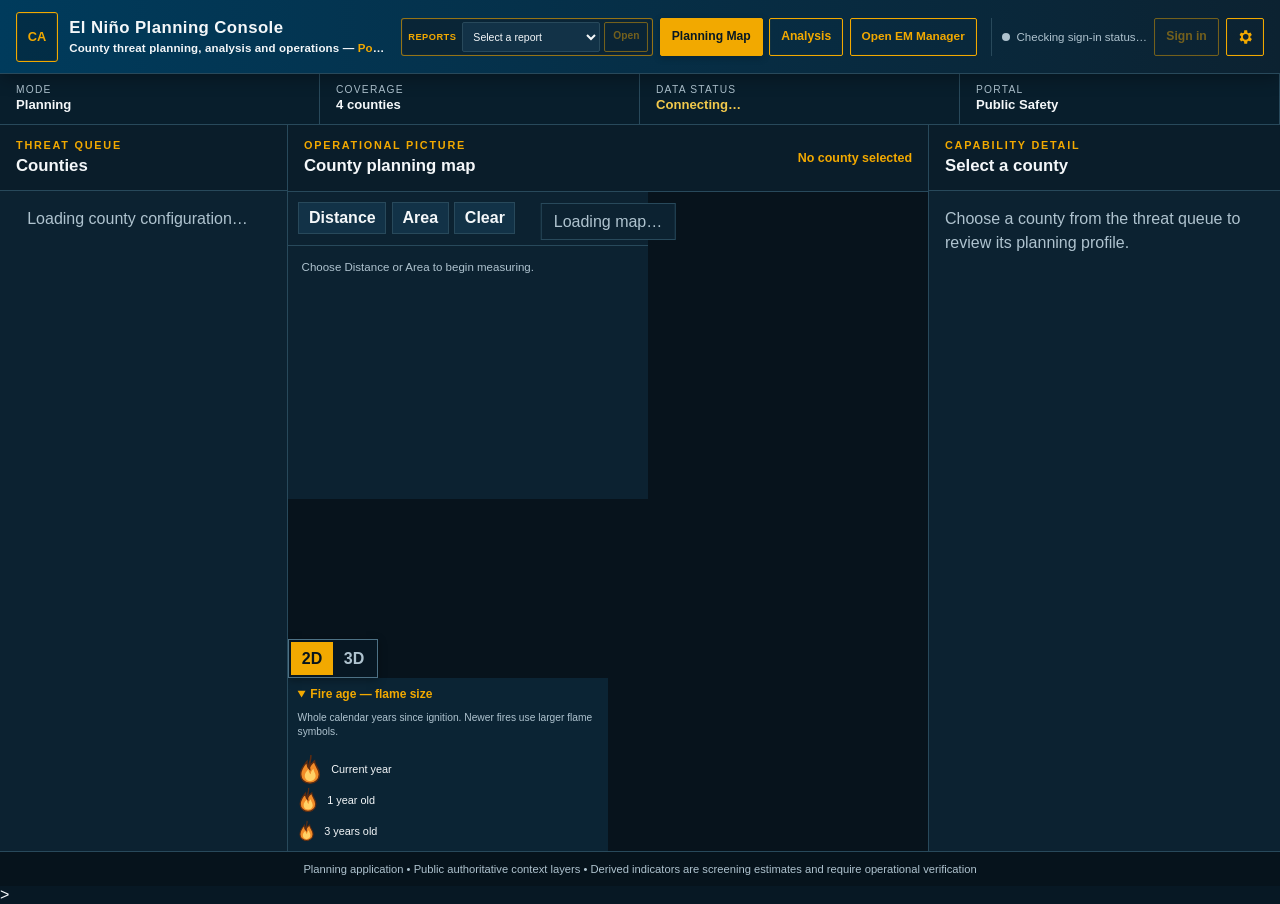
<file: index.html>
<!doctype html>
<html lang="en" class="calcite-mode-dark">
<head>
  <meta charset="utf-8">
  <meta name="viewport" content="width=device-width, initial-scale=1">
  <meta name="description" content="California El Niño planning application for county threat and capability review.">
  <meta name="color-scheme" content="dark">
  <meta http-equiv="Cache-Control" content="no-cache, no-store, must-revalidate">
  <meta http-equiv="Pragma" content="no-cache">
  <meta http-equiv="Expires" content="0">
  <title>California El Niño Planning</title>
  <link rel="stylesheet" href="https://js.arcgis.com/5.1/esri/themes/dark/main.css">
  <link rel="stylesheet" href="./styles.css?v=unified-header2">
  <script type="module" src="https://js.arcgis.com/5.1/"></script>
  <script type="module" src="./header.js?v=workflow-audit2"></script>
  <script type="module" src="./app.js?v=video-header1"></script>
</head>
<body>
  <a class="skip-link" href="#map-region">Skip to map</a>

  <header class="app-header">
    <a class="brand" href="./index.html" aria-label="El Niño Planning Console home">
      <span class="brand-mark" aria-hidden="true">CA</span>
      <span class="brand-copy"><strong data-app-title>El Niño Planning Console</strong><span data-app-subtitle>County threat planning, analysis and operations — <strong class="brand-powered">Powered by ArcGIS Workflow Manager</strong></span></span>
    </a>
    <nav class="app-nav header-actions" aria-label="Primary navigation">
      <div class="header-report-group" aria-label="Reports">
        <label for="report-menu">Reports</label>
        <select id="report-menu"><option value="" selected>Select a report</option><option value="./index.html#polygon-report">Polygon summary</option><option value="./index.html#triage">Emergency triage</option><option value="./index.html#workflow-audit">Workflow audit report</option></select>
        <button id="open-report" class="header-action header-action-small" type="button" disabled>Open</button>
      </div>
      <a class="app-nav-link active" href="./index.html" aria-current="page">Planning Map</a>
      <a class="app-nav-link" href="./analysis.html">Analysis</a>
      <a class="app-nav-link em-manager-link" href="https://experience.arcgis.com/experience/955a77f3c6fd4c6c95aec8d909f25cd1" target="_blank" rel="noopener noreferrer">Open EM Manager</a>
    </nav>
    <div class="session-area identity" aria-live="polite">
      <div class="user-chip"><span id="session-dot" class="user-dot"></span><span id="auth-status">Checking sign-in status…</span></div>
      <button id="auth-button" class="header-action" type="button" disabled>Sign in</button>
      <a class="header-action header-icon" href="./settings.html" title="Settings and Help" aria-label="Settings and Help"><svg viewBox="0 0 24 24" aria-hidden="true"><path d="M19.14 12.94c.04-.31.06-.63.06-.94s-.02-.63-.07-.94l2.03-1.58-1.92-3.32-2.39.96a7.1 7.1 0 0 0-1.62-.94L14.87 3h-3.84l-.36 3.18c-.58.24-1.12.55-1.62.94l-2.39-.96-1.92 3.32 2.03 1.58c-.05.31-.07.64-.07.94s.02.63.07.94l-2.03 1.58 1.92 3.32 2.39-.96c.5.39 1.04.7 1.62.94l.36 3.18h3.84l.36-3.18c.58-.24 1.12-.55 1.62-.94l2.39.96 1.92-3.32-2.02-1.58ZM12.95 15.5A3.5 3.5 0 1 1 12.95 8a3.5 3.5 0 0 1 0 7.5Z"></path></svg></a>
    </div>
  </header>

  <section class="command-strip" aria-label="Planning status">
    <div><span class="command-label">Mode</span><strong>Planning</strong></div>
    <div><span class="command-label">Coverage</span><strong>4 counties</strong></div>
    <div><span class="command-label">Data status</span><strong id="data-status" class="status-loading">Connecting…</strong></div>
    <div><span class="command-label">Portal</span><strong>Public Safety</strong></div>
  </section>

  <main class="workspace">
    <aside class="panel threat-panel" aria-labelledby="county-heading">
      <div class="panel-heading">
        <p class="eyebrow">Threat queue</p>
        <h2 id="county-heading">Counties</h2>
      </div>
      <div id="county-state" class="state" role="status" aria-live="polite">
        <calcite-loader label="Loading county planning configuration"></calcite-loader>
        <span>Loading county configuration…</span>
      </div>
      <div id="county-list" class="county-list" role="list" hidden></div>
    </aside>

    <section id="map-region" class="map-region" aria-labelledby="map-heading" tabindex="-1">
      <div class="map-titlebar">
        <div>
          <p class="eyebrow">Operational picture</p>
          <h2 id="map-heading">County planning map</h2>
        </div>
        <span id="map-selection" class="selection-label">No county selected</span>
      </div>
      <div id="map-state" class="map-state" role="status" aria-live="polite">Loading map…</div>
      <div class="view-stage">
        <arcgis-map id="planning-map" class="planning-view" item-id="bc6d9edf97a0425eb53a1f7776c80133" popup-component-enabled aria-label="California county planning map in 2D">
          <arcgis-zoom slot="top-left"></arcgis-zoom>
          <arcgis-home slot="top-left"></arcgis-home>
          <arcgis-fullscreen slot="top-left"></arcgis-fullscreen>
          <arcgis-search slot="top-right"></arcgis-search>
          <arcgis-expand class="bookmarks-expand" group="map-tools" slot="top-right" expand-icon="bookmark" expand-tooltip="Bookmarks">
            <arcgis-bookmarks class="user-bookmarks map-tool-panel" show-add-bookmark-button show-edit-bookmark-button></arcgis-bookmarks>
          </arcgis-expand>
          <arcgis-expand class="measurement-expand" group="map-tools" slot="top-right" expand-icon="measure" expand-tooltip="Measure distance and area">
            <div class="measurement-panel map-tool-panel">
              <div class="measurement-actions" role="group" aria-label="Measurement tools">
                <button type="button" data-measure-tool="distance" aria-pressed="false">Distance</button>
                <button type="button" data-measure-tool="area" aria-pressed="false">Area</button>
                <button type="button" data-measure-tool="clear">Clear</button>
              </div>
              <p class="measurement-helper">Choose Distance or Area to begin measuring.</p>
              <arcgis-measurement class="map-measurement"></arcgis-measurement>
            </div>
          </arcgis-expand>
          <arcgis-expand class="time-expand" group="map-tools" slot="top-right" expand-icon="clock" expand-tooltip="Time tool">
            <arcgis-time-slider class="map-time-slider map-tool-panel" mode="time-window"></arcgis-time-slider>
          </arcgis-expand>
          <arcgis-expand class="basemap-expand" group="map-tools" slot="top-right" expand-icon="basemap" expand-tooltip="Basemaps">
            <arcgis-basemap-gallery></arcgis-basemap-gallery>
          </arcgis-expand>
          <arcgis-scale-bar slot="bottom-left" unit="dual"></arcgis-scale-bar>
          <div class="view-mode-toggle" slot="bottom-left" role="group" aria-label="Map view mode">
            <button type="button" class="view-mode-button view-2d selected" aria-pressed="true">2D</button>
            <button type="button" class="view-mode-button view-3d" aria-pressed="false">3D</button>
          </div>
          <arcgis-expand class="layers-expand" group="map-tools" slot="top-right" expand-icon="layers" expand-tooltip="Map layers">
            <arcgis-layer-list class="map-layer-list"></arcgis-layer-list>
          </arcgis-expand>
          <arcgis-expand class="legend-expand" group="map-tools" slot="bottom-right" expand-icon="legend" expand-tooltip="Map legend">
            <div class="legend-stack">
              <details class="flame-size-legend" open>
                <summary>Fire age — flame size</summary>
                <p>Whole calendar years since ignition. Newer fires use larger flame symbols.</p>
                <ul>
                  <li><svg class="flame flame-xl" viewBox="0 0 64 80" aria-hidden="true"><path d="M34 3c3 15-8 20-4 33 2-8 8-12 14-17 1 13 13 20 13 35 0 14-11 24-25 24S7 68 7 54c0-12 7-22 17-34 0 10 2 16 7 20-2-14 4-23 3-37z"/><path class="flame-core" d="M32 72c-8 0-14-6-14-14 0-7 5-12 10-18 0 8 3 11 6 14 0-7 3-11 7-15 1 8 6 12 6 19 0 8-7 14-15 14z"/></svg><span>Current year</span></li>
                  <li><svg class="flame flame-lg" viewBox="0 0 64 80" aria-hidden="true"><path d="M34 3c3 15-8 20-4 33 2-8 8-12 14-17 1 13 13 20 13 35 0 14-11 24-25 24S7 68 7 54c0-12 7-22 17-34 0 10 2 16 7 20-2-14 4-23 3-37z"/><path class="flame-core" d="M32 72c-8 0-14-6-14-14 0-7 5-12 10-18 0 8 3 11 6 14 0-7 3-11 7-15 1 8 6 12 6 19 0 8-7 14-15 14z"/></svg><span>1 year old</span></li>
                  <li><svg class="flame flame-md" viewBox="0 0 64 80" aria-hidden="true"><path d="M34 3c3 15-8 20-4 33 2-8 8-12 14-17 1 13 13 20 13 35 0 14-11 24-25 24S7 68 7 54c0-12 7-22 17-34 0 10 2 16 7 20-2-14 4-23 3-37z"/><path class="flame-core" d="M32 72c-8 0-14-6-14-14 0-7 5-12 10-18 0 8 3 11 6 14 0-7 3-11 7-15 1 8 6 12 6 19 0 8-7 14-15 14z"/></svg><span>3 years old</span></li>
                  <li><svg class="flame flame-sm" viewBox="0 0 64 80" aria-hidden="true"><path d="M34 3c3 15-8 20-4 33 2-8 8-12 14-17 1 13 13 20 13 35 0 14-11 24-25 24S7 68 7 54c0-12 7-22 17-34 0 10 2 16 7 20-2-14 4-23 3-37z"/><path class="flame-core" d="M32 72c-8 0-14-6-14-14 0-7 5-12 10-18 0 8 3 11 6 14 0-7 3-11 7-15 1 8 6 12 6 19 0 8-7 14-15 14z"/></svg><span>5+ years old</span></li>
                </ul>
                <div class="flame-key"><span>Orange: all fires</span><span>Red: intersects weather</span></div>
              </details>
              <arcgis-legend class="map-legend"></arcgis-legend>
            </div>
          </arcgis-expand>
          <arcgis-popup class="map-popup" slot="popup" dock-enabled></arcgis-popup>
        </arcgis-map>
        <arcgis-scene id="planning-scene" class="planning-view inactive" item-id="1f7d06bbc0254ac3be1bfab108ed597e" popup-component-enabled aria-label="California county planning scene in 3D" aria-hidden="true">
          <arcgis-zoom slot="top-left"></arcgis-zoom>
          <arcgis-home slot="top-left"></arcgis-home>
          <arcgis-fullscreen slot="top-left"></arcgis-fullscreen>
          <arcgis-search slot="top-right"></arcgis-search>
          <arcgis-expand class="bookmarks-expand" group="map-tools" slot="top-right" expand-icon="bookmark" expand-tooltip="Bookmarks">
            <arcgis-bookmarks class="user-bookmarks map-tool-panel" show-add-bookmark-button show-edit-bookmark-button></arcgis-bookmarks>
          </arcgis-expand>
          <arcgis-expand class="measurement-expand" group="map-tools" slot="top-right" expand-icon="measure" expand-tooltip="Measure distance and area">
            <div class="measurement-panel map-tool-panel">
              <div class="measurement-actions" role="group" aria-label="Measurement tools">
                <button type="button" data-measure-tool="distance" aria-pressed="false">Distance</button>
                <button type="button" data-measure-tool="area" aria-pressed="false">Area</button>
                <button type="button" data-measure-tool="clear">Clear</button>
              </div>
              <p class="measurement-helper">Choose Distance or Area to begin measuring.</p>
              <arcgis-measurement class="map-measurement"></arcgis-measurement>
            </div>
          </arcgis-expand>
          <arcgis-expand class="time-expand" group="map-tools" slot="top-right" expand-icon="clock" expand-tooltip="Time tool">
            <arcgis-time-slider class="map-time-slider map-tool-panel" mode="time-window"></arcgis-time-slider>
          </arcgis-expand>
          <arcgis-expand class="basemap-expand" group="map-tools" slot="top-right" expand-icon="basemap" expand-tooltip="Basemaps">
            <arcgis-basemap-gallery></arcgis-basemap-gallery>
          </arcgis-expand>
          <arcgis-scale-bar slot="bottom-left" unit="dual"></arcgis-scale-bar>
          <div class="view-mode-toggle" slot="bottom-left" role="group" aria-label="Map view mode">
            <button type="button" class="view-mode-button view-2d selected" aria-pressed="true">2D</button>
            <button type="button" class="view-mode-button view-3d" aria-pressed="false">3D</button>
          </div>
          <arcgis-expand class="layers-expand" group="map-tools" slot="top-right" expand-icon="layers" expand-tooltip="Scene layers">
            <arcgis-layer-list class="map-layer-list"></arcgis-layer-list>
          </arcgis-expand>
          <arcgis-expand class="legend-expand" group="map-tools" slot="bottom-right" expand-icon="legend" expand-tooltip="Scene legend">
            <arcgis-legend class="map-legend"></arcgis-legend>
          </arcgis-expand>
          <arcgis-popup class="map-popup" slot="popup" dock-enabled></arcgis-popup>
        </arcgis-scene>
      </div>
    </section>

    <aside class="panel detail-panel" aria-labelledby="detail-heading">
      <div class="panel-heading">
        <p class="eyebrow">Capability detail</p>
        <h2 id="detail-heading">Select a county</h2>
      </div>
      <div id="detail-state" class="state" role="status" aria-live="polite">
        Choose a county from the threat queue to review its planning profile.
      </div>
      <div id="detail-content" hidden>
        <nav class="detail-tabs" role="tablist" aria-label="Capability detail sections">
          <button id="overviewTab" class="detail-tab active" type="button" role="tab" aria-selected="true" aria-controls="overviewPanel">Overview</button>
          <button id="readinessTab" class="detail-tab" type="button" role="tab" aria-selected="false" aria-controls="readinessPanel">Readiness</button>
          <button id="contextTab" class="detail-tab" type="button" role="tab" aria-selected="false" aria-controls="contextPanel">Community</button>
          <button id="sourcesTab" class="detail-tab" type="button" role="tab" aria-selected="false" aria-controls="sourcesPanel">Sources</button>
        </nav>
        <section id="overviewPanel" class="detail-tab-panel" role="tabpanel" aria-labelledby="overviewTab">
        <section aria-labelledby="threats-heading">
          <h3 id="threats-heading">Priority threats</h3>
          <ul id="threat-list" class="threat-list"></ul>
        </section>
        <section aria-labelledby="kpi-heading">
          <h3 id="kpi-heading">Planning indicators</h3>
          <div id="kpi-grid" class="kpi-grid"></div>
        </section>
        </section>
        <section id="readinessPanel" class="detail-tab-panel readiness-panel" role="tabpanel" aria-labelledby="readinessTab" hidden>
          <h3 id="readiness-heading">Post-fire rainfall readiness</h3>
          <p class="helper">Screens authoritative USGS assessment perimeters against the selected NOAA precipitation outlook. This is monitoring-priority context, not a debris-flow prediction.</p>
          <label for="readiness-outlook">Forecast horizon</label>
          <select id="readiness-outlook">
            <option value="ero1">Day 1 WPC ERO</option>
            <option value="ero2">Day 2 WPC ERO</option>
            <option value="ero3">Day 3 WPC ERO</option>
            <option value="haz3_7">Days 3–7 hazards</option>
            <option value="haz8_14">Days 8–14 hazards</option>
          </select>
          <div class="readiness-metrics" aria-live="polite">
            <div><strong id="readiness-assessments">—</strong><span>county assessments</span></div>
            <div><strong id="readiness-polygons">—</strong><span>weather polygons</span></div>
            <div><strong id="readiness-intersections">—</strong><span>priority intersections</span></div>
          </div>
          <div class="readiness-filters">
            <label for="readiness-year">Assessment year</label>
            <select id="readiness-year" disabled><option value="">All years</option></select>
            <label for="readiness-search">Fire search</label>
            <input id="readiness-search" type="search" placeholder="Name or Fire ID" disabled>
            <label for="readiness-fire">Assessment</label>
            <select id="readiness-fire" disabled><option value="">View all matching assessments</option></select>
          </div>
          <p id="readiness-status" class="helper" role="status" aria-live="polite">Waiting for the map and county geometry…</p>
          <ul id="readiness-list" class="readiness-list"></ul>
          <dl class="readiness-metadata">
            <dt>Forecast issued</dt><dd id="readiness-issued">—</dd>
            <dt>Forecast valid</dt><dd id="readiness-valid">—</dd>
            <dt>App retrieved</dt><dd id="readiness-retrieved">—</dd>
          </dl>
          <details class="readiness-sources">
            <summary>Sources, method, and limitations</summary>
            <p>Intersection counts are distinct USGS Fire_ID assessment perimeters that spatially intersect the selected NOAA precipitation product. Population is an area-weighted ACS tract estimate and assumes uniform population distribution inside each tract.</p>
            <nav aria-label="Post-fire readiness sources">
              <a href="https://www.usgs.gov/programs/landslide-hazards/science/postfire-debris-flow-hazards" target="_blank" rel="noopener noreferrer">USGS post-fire hazards</a>
              <a href="https://www.wpc.ncep.noaa.gov/qpf/excessive_rainfall_outlook_ero.php" target="_blank" rel="noopener noreferrer">NOAA/WPC excessive rainfall</a>
              <a href="https://www.arcgis.com/home/item.html?id=81c5a9f2a2704d54a49042a44eefa5d3" target="_blank" rel="noopener noreferrer">Live stream gauges</a>
              <a href="https://www.arcgis.com/home/item.html?id=0c1c1166688f4f2db938194799337be4" target="_blank" rel="noopener noreferrer">ALERTCalifornia cameras</a>
            </nav>
          </details>
        </section>
        <section id="contextPanel" class="detail-tab-panel" role="tabpanel" aria-labelledby="contextTab" hidden>
        <section aria-labelledby="demographics-heading">
          <h3 id="demographics-heading">Demographic context</h3>
          <div id="demographic-grid" class="demographic-grid"></div>
          <p id="demographic-vintage" class="helper"></p>
          <button id="infographic-link" class="report-link" type="button">
            Create Business Analyst Emergency Information infographic
          </button>
          <p id="infographic-status" class="helper" role="status" aria-live="polite">Uses the active report, popup, or county polygon. Sign-in and GeoEnrichment credits are required.</p>
        </section>
        <section aria-labelledby="capabilities-heading">
          <h3 id="capabilities-heading">Enabled capabilities</h3>
          <ul id="capability-list" class="capability-list"></ul>
        </section>
        </section>
        <section id="sourcesPanel" class="detail-tab-panel" role="tabpanel" aria-labelledby="sourcesTab" hidden>
          <h3 id="layers-heading">Public map sources</h3>
          <p class="helper">Verified context selected for this county, plus optional demographics. Use the collapsible Map Layers control to adjust visibility.</p>
          <ul id="layer-list" class="layer-list"></ul>
          <p id="county-disclaimer" class="disclaimer"></p>
        </section>
      </div>
    </aside>
  </main>

  <footer>
    Planning application • Public authoritative context layers • Derived indicators are screening estimates and require operational verification
  </footer>

  <dialog id="polygon-report-dialog" class="polygon-report-dialog" aria-labelledby="polygon-report-title">
    <article class="polygon-report-sheet">
      <header class="polygon-report-header">
        <div><p class="eyebrow">Operational area report</p><h2 id="polygon-report-title">Polygon Summary</h2><p id="polygon-report-subtitle">Select or draw a polygon to generate the report.</p></div>
        <button id="close-polygon-report" class="report-control" type="button" aria-label="Close polygon report">Close</button>
      </header>
      <div class="polygon-report-actions" aria-label="Polygon report controls">
        <button id="draw-report-polygon" class="report-control report-control-primary" type="button">Draw polygon</button>
        <button id="use-popup-polygon" class="report-control" type="button">Use selected map polygon</button>
        <button id="use-county-polygon" class="report-control" type="button">Use selected county</button>
        <button id="print-polygon-report" class="report-control" type="button" disabled>Create PDF</button>
        <button id="report-emergency-infographic" class="report-control" type="button" disabled>Create Emergency Information infographic</button>
        <button id="triage-polygon" class="report-control report-control-primary" type="button" disabled>Triage impacted area</button>
      </div>
      <p id="polygon-report-status" class="polygon-report-status" role="status" aria-live="polite">Choose a polygon source above.</p>
      <section id="polygon-report-content" class="polygon-report-content" hidden>
        <div class="polygon-report-map-wrap"><arcgis-map id="polygon-report-map" basemap="topo-vector" aria-label="Selected polygon report map"></arcgis-map></div>
        <section class="polygon-report-summary" aria-label="Polygon summary">
          <div class="polygon-report-kpis">
            <article><span>Area</span><strong id="report-area">—</strong></article>
            <article><span>Estimated population</span><strong id="report-population">—</strong></article>
            <article><span>Intersecting layers</span><strong id="report-layer-count">—</strong></article>
            <article><span>Generated</span><strong id="report-generated">—</strong></article>
          </div>
          <h3>Demographics, housing, and people potentially at risk</h3>
          <div id="report-demographics" class="report-highlights"></div>
          <h3>Operational highlights</h3>
          <div id="report-highlights" class="report-highlights"></div>
        </section>
        <section class="polygon-report-table-section" aria-labelledby="report-layers-heading">
          <h3 id="report-layers-heading">Intersecting layers and records</h3>
          <div class="polygon-report-table-wrap"><table><thead><tr><th>Layer</th><th>Category</th><th>Contains</th><th>Intersects</th><th>Within</th><th>Status</th></tr></thead><tbody id="report-layer-table"></tbody></table></div>
        </section>
        <aside id="polygon-report-method" class="analysis-disclaimer polygon-report-method"></aside>
      </section>
    </article>
  </dialog>

  <dialog id="workflow-audit-dialog" class="polygon-report-dialog workflow-audit-dialog" aria-labelledby="workflow-audit-title">
    <article class="polygon-report-sheet">
      <header class="polygon-report-header">
        <div><p class="eyebrow">Workflow Manager report</p><h2 id="workflow-audit-title">Incident triage audit</h2><p id="workflow-audit-subtitle">Select an audited incident to review its complete triage trail.</p></div>
        <button id="close-workflow-audit" class="report-control" type="button" aria-label="Close workflow audit report">Close</button>
      </header>
      <div class="workflow-audit-actions">
        <label for="workflow-audit-job">Audited incident</label>
        <select id="workflow-audit-job"><option value="">Loading audit jobs…</option></select>
        <button id="refresh-workflow-audit" class="report-control" type="button">Refresh audit</button>
        <button id="download-workflow-audit" class="report-control report-control-primary" type="button" disabled>Create PDF</button>
      </div>
      <p id="workflow-audit-status" class="polygon-report-status" role="status" aria-live="polite">Loading Workflow Manager audit records…</p>
      <section id="workflow-audit-content" class="workflow-audit-content" hidden>
        <div class="workflow-audit-map-wrap"><arcgis-map id="workflow-audit-map" basemap="streets-vector" aria-label="Audited impacted area and incident point map"></arcgis-map></div>
        <section class="workflow-audit-summary" aria-label="Audit summary">
          <div class="workflow-audit-kpis">
            <article><span>Triaged by</span><strong id="workflow-audit-user">—</strong></article>
            <article><span>Triaged at</span><strong id="workflow-audit-triaged">—</strong></article>
            <article><span>Written to solution</span><strong id="workflow-audit-written">—</strong></article>
            <article><span>Workflow status</span><strong id="workflow-audit-state">—</strong></article>
          </div>
          <dl class="workflow-audit-details">
            <dt>Incident number</dt><dd id="workflow-audit-incident-id">—</dd>
            <dt>Incident name</dt><dd id="workflow-audit-incident-name">—</dd>
            <dt>Planning polygon</dt><dd id="workflow-audit-source">—</dd>
            <dt>Current workflow step</dt><dd id="workflow-audit-current-step">—</dd>
            <dt>Workflow job ID</dt><dd id="workflow-audit-job-id">—</dd>
            <dt>Solution records</dt><dd id="workflow-audit-solution-records">—</dd>
          </dl>
        </section>
        <section class="workflow-audit-timeline-section" aria-labelledby="workflow-audit-timeline-heading">
          <h3 id="workflow-audit-timeline-heading">Complete audit timeline</h3>
          <ol id="workflow-audit-timeline" class="workflow-audit-timeline"></ol>
        </section>
        <aside class="analysis-disclaimer workflow-audit-method">Workflow Manager history is the audit source for workflow actions. Feature-service editor tracking supplies the solution write times. The map shows the persisted Impacted Area polygon and Incident Locations point for the selected incident.</aside>
      </section>
    </article>
  </dialog>

  <dialog id="triage-dialog" class="triage-dialog" aria-labelledby="triage-title">
    <form id="triage-form" class="triage-sheet">
      <header class="polygon-report-header">
        <div><p class="eyebrow">Emergency Management solution</p><h2 id="triage-title">Triage impacted area</h2><p id="triage-subtitle">Review the selected planning polygon before creating the operational incident area.</p></div>
        <button id="close-triage" class="report-control" type="button" aria-label="Close triage workflow">Close</button>
      </header>
      <ol class="triage-steps" aria-label="Triage workflow">
        <li class="complete"><strong>1</strong><span>Select polygon</span></li>
        <li class="active"><strong>2</strong><span>Confirm incident</span></li>
        <li><strong>3</strong><span>Create incident features</span></li>
        <li><strong>4</strong><span>Open manager</span></li>
      </ol>
      <section class="triage-context" aria-label="Selected planning context">
        <article><span>Source polygon</span><strong id="triage-source">—</strong></article>
        <article><span>Area</span><strong id="triage-area">Calculating…</strong></article>
        <article><span>Estimated population</span><strong id="triage-population">Calculating…</strong></article>
      </section>
      <section class="triage-location" aria-labelledby="triage-location-heading">
        <header><div><h3 id="triage-location-heading">Initial incident point</h3><p>Created at the polygon centroid. Drag the marker to relocate it before submitting triage.</p></div><button id="reset-incident-point" class="report-control" type="button">Reset to centroid</button></header>
        <div class="triage-map-wrap"><arcgis-map id="triage-map" basemap="streets-vector" aria-label="Relocate the initial incident point"></arcgis-map></div>
        <p id="triage-point-coordinates" class="helper">Preparing incident point…</p>
      </section>
      <div class="triage-fields">
        <label>Incident number<input id="triage-incident-number" type="text" readonly></label>
        <label>Impacted area / incident name<input id="triage-incident-name" type="text" maxlength="255" required></label>
        <label class="triage-description">Operational description<textarea id="triage-description" maxlength="1000" rows="6" required></textarea></label>
      </div>
      <div class="triage-defaults" aria-label="Emergency Management field defaults">
        <span><strong>Incident type:</strong> Flooding</span><span><strong>Active:</strong> Yes</span><span><strong>Public:</strong> No</span><span><strong>Archive:</strong> No</span><span><strong>Primary:</strong> Yes</span>
      </div>
      <label class="triage-open-option"><input id="triage-open-manager" type="checkbox" checked> Open Emergency Information Manager after polygon, point, and audit records are created</label>
      <p id="triage-status" class="polygon-report-status" role="status" aria-live="polite">Review the incident information, then create the impacted area.</p>
      <footer class="triage-actions">
        <button id="cancel-triage" class="report-control" type="button">Cancel</button>
        <a id="open-emergency-manager" class="report-control" href="https://experience.arcgis.com/experience/955a77f3c6fd4c6c95aec8d909f25cd1" target="_blank" rel="noopener noreferrer" hidden>Open Emergency Information Manager</a>
        <button id="submit-triage" class="report-control report-control-primary" type="submit">Create incident records</button>
      </footer>
    </form>
  </dialog>

  <div id="app-alert" class="sr-only" role="alert" aria-live="assertive"></div>
  <noscript>This application requires JavaScript to display the map and county planning profiles.</noscript>
</body>
</html>
>
</file>
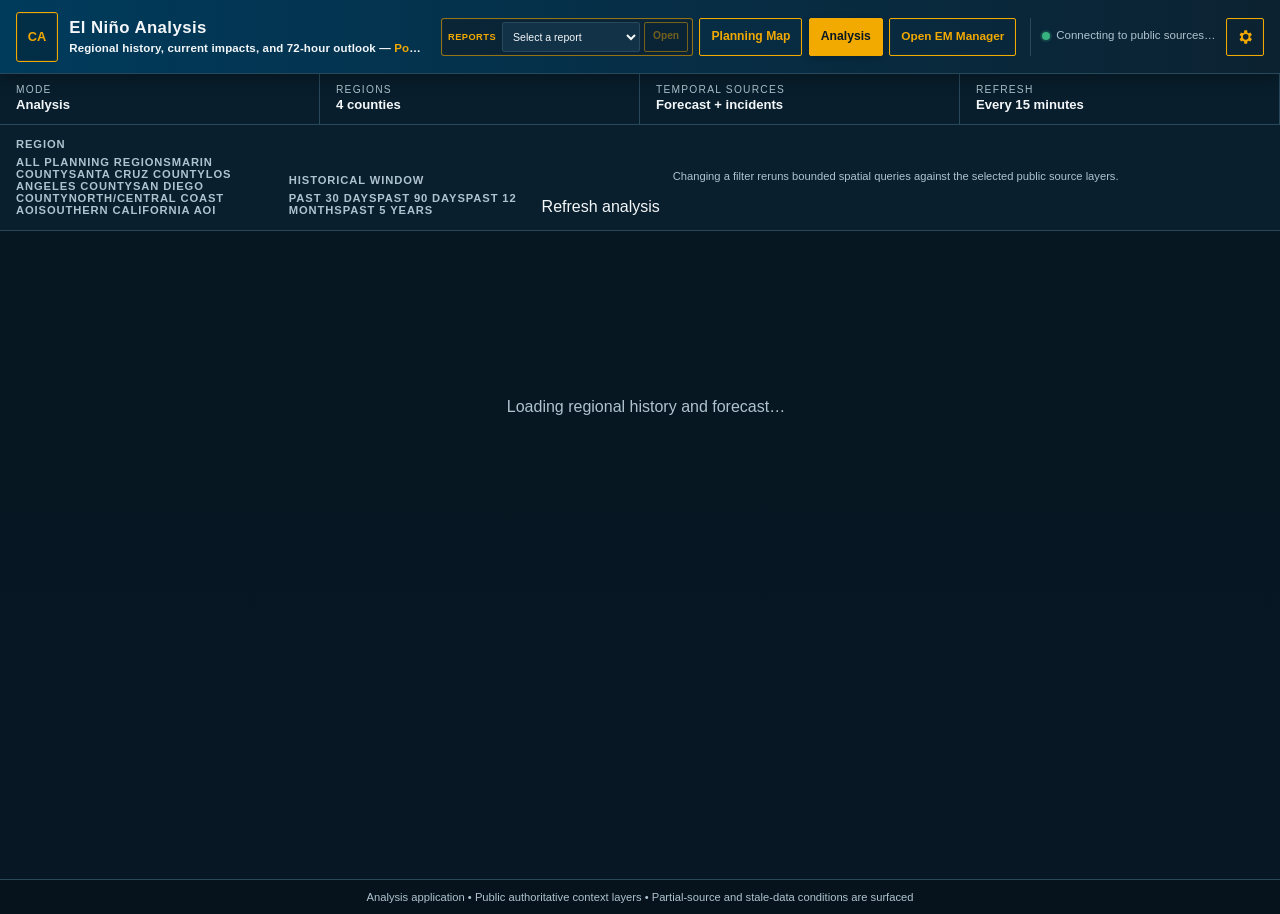
<file: analysis.html>
<!doctype html>
<html lang="en" class="calcite-mode-dark">
<head>
  <meta charset="utf-8">
  <meta name="viewport" content="width=device-width, initial-scale=1">
  <meta name="description" content="Regional El Niño trend and impact analysis for California emergency managers.">
  <meta name="color-scheme" content="dark">
  <meta http-equiv="Cache-Control" content="no-cache, no-store, must-revalidate">
  <meta http-equiv="Pragma" content="no-cache">
  <meta http-equiv="Expires" content="0">
  <title>El Niño Regional Analysis</title>
  <link rel="stylesheet" href="https://js.arcgis.com/5.1/esri/themes/dark/main.css">
  <link rel="stylesheet" href="./styles.css?v=unified-header2">
  <link rel="stylesheet" href="./analysis.css?v=analysis-summary-map1">
  <script type="module" src="https://js.arcgis.com/5.1/"></script>
  <script type="module" src="./header.js?v=workflow-audit1"></script>
  <script type="module" src="./analysis.js?v=video-header1"></script>
</head>
<body class="analysis-body">
  <a class="skip-link" href="#analysis-main">Skip to analysis</a>

  <header class="app-header">
    <a class="brand" href="./index.html" aria-label="El Niño Planning Console home">
      <span class="brand-mark" aria-hidden="true">CA</span>
      <span class="brand-copy"><strong>El Niño Analysis</strong><span>Regional history, current impacts, and 72-hour outlook — <strong class="brand-powered">Powered by ArcGIS Workflow Manager</strong></span></span>
    </a>
    <nav class="app-nav header-actions" aria-label="Primary navigation">
      <div class="header-report-group" aria-label="Reports">
        <label for="report-menu">Reports</label>
        <select id="report-menu"><option value="" selected>Select a report</option><option value="./index.html#polygon-report">Polygon summary</option><option value="./index.html#triage">Emergency triage</option><option value="./index.html#workflow-audit">Workflow audit report</option></select>
        <button id="open-report" class="header-action header-action-small" type="button" disabled>Open</button>
      </div>
      <a class="app-nav-link" href="./index.html">Planning Map</a>
      <a class="app-nav-link active" href="./analysis.html" aria-current="page">Analysis</a>
      <a class="app-nav-link em-manager-link" href="https://experience.arcgis.com/experience/955a77f3c6fd4c6c95aec8d909f25cd1" target="_blank" rel="noopener noreferrer">Open EM Manager</a>
    </nav>
    <div class="session-area analysis-freshness" aria-live="polite">
      <div class="user-chip"><span class="user-dot connected"></span><span><span id="analysis-status">Connecting to public sources…</span><small id="analysis-updated"></small></span></div>
      <a class="header-action header-icon" href="./settings.html" title="Settings and Help" aria-label="Settings and Help"><svg viewBox="0 0 24 24" aria-hidden="true"><path d="M19.14 12.94c.04-.31.06-.63.06-.94s-.02-.63-.07-.94l2.03-1.58-1.92-3.32-2.39.96a7.1 7.1 0 0 0-1.62-.94L14.87 3h-3.84l-.36 3.18c-.58.24-1.12.55-1.62.94l-2.39-.96-1.92 3.32 2.03 1.58c-.05.31-.07.64-.07.94s.02.63.07.94l-2.03 1.58 1.92 3.32 2.39-.96c.5.39 1.04.7 1.62.94l.36 3.18h3.84l.36-3.18c.58-.24 1.12-.55 1.62-.94l2.39.96 1.92-3.32-2.02-1.58ZM12.95 15.5A3.5 3.5 0 1 1 12.95 8a3.5 3.5 0 0 1 0 7.5Z"></path></svg></a>
    </div>
  </header>

  <section class="command-strip" aria-label="Analysis status">
    <div><span class="command-label">Mode</span><strong>Analysis</strong></div>
    <div><span class="command-label">Regions</span><strong>4 counties</strong></div>
    <div><span class="command-label">Temporal sources</span><strong>Forecast + incidents</strong></div>
    <div><span class="command-label">Refresh</span><strong>Every 15 minutes</strong></div>
  </section>

  <section class="analysis-controls" aria-label="Analysis filters">
    <label><span>Region</span><calcite-select id="region-filter" label="Region"><calcite-option value="all">All planning regions</calcite-option><calcite-option value="marin">Marin County</calcite-option><calcite-option value="santa-cruz">Santa Cruz County</calcite-option><calcite-option value="los-angeles">Los Angeles County</calcite-option><calcite-option value="san-diego">San Diego County</calcite-option><calcite-option value="aoi-north-coast">North/Central Coast AOI</calcite-option><calcite-option value="aoi-southern-california">Southern California AOI</calcite-option></calcite-select></label>
    <label><span>Historical window</span><calcite-select id="history-filter" label="Historical window"><calcite-option value="30">Past 30 days</calcite-option><calcite-option value="90">Past 90 days</calcite-option><calcite-option value="365" selected>Past 12 months</calcite-option><calcite-option value="1825">Past 5 years</calcite-option></calcite-select></label>
    <calcite-button id="refresh-analysis" icon-start="refresh" appearance="solid" kind="brand">Refresh analysis</calcite-button>
    <p class="analysis-filter-note">Changing a filter reruns bounded spatial queries against the selected public source layers.</p>
  </section>

  <main id="analysis-main" class="analysis-main" tabindex="-1">
    <div id="analysis-loading" class="analysis-loading" role="status" aria-live="polite"><calcite-loader label="Loading regional analysis"></calcite-loader><span>Loading regional history and forecast…</span></div>

    <section id="analysis-content" hidden>
      <nav class="analysis-tabs" role="tablist" aria-label="Analysis sections">
        <button id="summaryTab" class="analysis-tab active" type="button" role="tab" aria-selected="true" aria-controls="summaryPanel">Summary</button>
        <button id="conditionsTab" class="analysis-tab" type="button" role="tab" aria-selected="false" aria-controls="conditionsPanel">Forecast &amp; Gauges</button>
        <button id="riskTab" class="analysis-tab" type="button" role="tab" aria-selected="false" aria-controls="riskPanel">Risk &amp; Timeline</button>
        <button id="sourcesAnalysisTab" class="analysis-tab" type="button" role="tab" aria-selected="false" aria-controls="sourcesAnalysisPanel">Sources</button>
      </nav>
      <div id="analysis-selection" class="analysis-selection" role="status" aria-live="polite" hidden>
        <span><strong>Filtered:</strong> <span id="analysis-selection-label"></span></span>
        <button id="clear-analysis-selection" type="button">Clear selection</button>
      </div>

      <section id="summaryPanel" class="analysis-tab-panel" role="tabpanel" aria-labelledby="summaryTab">
        <div class="analysis-tab-intro"><strong>Regional summary</strong><span>Use the tabs to move from headline indicators into forecast details, risk history, and source accountability.</span></div>
        <section class="analysis-kpis" aria-label="Regional indicators">
          <article class="analysis-kpi"><span>72-hour precipitation</span><strong id="kpi-precip">—</strong><small>Maximum forecast range intersecting the region</small></article>
          <article class="analysis-kpi"><span>Active advisories</span><strong id="kpi-warnings">—</strong><small>NWS warning polygons intersecting the region</small></article>
          <article class="analysis-kpi"><span>Fresh USGS gauges</span><strong id="kpi-gauges">—</strong><small>Observations updated within six hours</small></article>
          <article class="analysis-kpi"><span>Elevated gauges</span><strong id="kpi-elevated">—</strong><small>Action stage or higher where status is supplied</small></article>
          <article class="analysis-kpi"><span>Recent fire footprint</span><strong id="kpi-fire-acres">—</strong><small>Maximum perimeter acres by incident in the selected window</small></article>
          <article class="analysis-kpi"><span>FEMA risk baseline</span><strong id="kpi-risk">—</strong><small>Highest composite rating among selected counties</small></article>
        </section>

        <article class="summary-map-card" aria-labelledby="summary-map-heading">
          <header class="summary-map-header">
            <div>
              <p class="eyebrow">Spatial dashboard</p>
              <h2 id="summary-map-heading">KPI conditions map</h2>
              <p>Explore the same forecast, advisory, gauge, fire, and FEMA risk sources used by the indicators above.</p>
            </div>
            <span id="summary-map-status" class="analysis-badge" role="status" aria-live="polite">Loading map…</span>
          </header>
          <div class="summary-map-toolbar" role="group" aria-label="Choose KPI map layer">
            <button type="button" data-summary-map-mode="overview" class="active" aria-pressed="true">Overview</button>
            <button type="button" data-summary-map-mode="forecast" aria-pressed="false">Forecast</button>
            <button type="button" data-summary-map-mode="warnings" aria-pressed="false">Advisories</button>
            <button type="button" data-summary-map-mode="gauges" aria-pressed="false">Gauges</button>
            <button type="button" data-summary-map-mode="fire" aria-pressed="false">Fire history</button>
            <button type="button" data-summary-map-mode="risk" aria-pressed="false">FEMA risk</button>
            <button id="summary-map-reset" type="button">Reset map</button>
          </div>
          <div class="summary-map-stage">
            <arcgis-map id="summary-map" popup-component-enabled aria-label="Interactive Analysis Summary KPI map">
              <arcgis-zoom slot="top-left"></arcgis-zoom>
              <arcgis-home slot="top-left"></arcgis-home>
              <arcgis-fullscreen slot="top-left"></arcgis-fullscreen>
              <arcgis-search slot="top-right"></arcgis-search>
              <arcgis-expand group="summary-map-tools" slot="top-right" expand-icon="bookmark" expand-tooltip="Bookmarks">
                <arcgis-bookmarks show-add-bookmark-button show-edit-bookmark-button></arcgis-bookmarks>
              </arcgis-expand>
              <arcgis-expand group="summary-map-tools" slot="top-right" expand-icon="basemap" expand-tooltip="Basemaps">
                <arcgis-basemap-gallery></arcgis-basemap-gallery>
              </arcgis-expand>
              <arcgis-expand group="summary-map-tools" slot="top-right" expand-icon="layers" expand-tooltip="KPI layers">
                <arcgis-layer-list></arcgis-layer-list>
              </arcgis-expand>
              <arcgis-expand group="summary-map-tools" slot="bottom-right" expand-icon="legend" expand-tooltip="Map legend">
                <arcgis-legend></arcgis-legend>
              </arcgis-expand>
              <arcgis-scale-bar slot="bottom-left" unit="dual"></arcgis-scale-bar>
            </arcgis-map>
          </div>
          <footer class="summary-map-footer">
            <span>Region and historical-window filters also constrain the map.</span>
            <a href="https://publicsafety.maps.arcgis.com/home/item.html?id=1522124b4f904c1aa10f10fc7c4892bf" target="_blank" rel="noopener">Open Web Map item</a>
          </footer>
        </article>
      </section>

      <section id="conditionsPanel" class="analysis-tab-panel" role="tabpanel" aria-labelledby="conditionsTab" hidden>
        <section class="risk-region-switcher conditions-scope-switcher" aria-label="Change Forecast and Gauges area">
          <div><strong>Forecast and gauge area</strong><span id="conditions-scope-status">All planning regions</span></div>
          <div class="conditions-scope-controls">
            <div class="risk-region-buttons">
              <button type="button" data-conditions-region="all" aria-pressed="true">All regions</button>
              <button type="button" data-conditions-region="marin" aria-pressed="false">Marin</button>
              <button type="button" data-conditions-region="santa-cruz" aria-pressed="false">Santa Cruz</button>
              <button type="button" data-conditions-region="los-angeles" aria-pressed="false">Los Angeles</button>
              <button type="button" data-conditions-region="san-diego" aria-pressed="false">San Diego</button>
            </div>
            <label for="conditions-aoi">Area of interest</label>
            <select id="conditions-aoi">
              <option value="">Choose an AOI</option>
              <option value="aoi-north-coast">North/Central Coast — Marin + Santa Cruz</option>
              <option value="aoi-southern-california">Southern California — Los Angeles + San Diego</option>
            </select>
          </div>
        </section>
        <section class="analysis-grid">
          <article class="analysis-card analysis-card-wide">
            <header><div><p class="eyebrow">Future trend</p><h2>Precipitation forecast timeline</h2></div><span id="forecast-period" class="analysis-badge">Next 72 hours</span></header>
            <p class="analysis-helper">Bars show the maximum NWS precipitation class intersecting the selected region for each forecast period. They are regional maxima, not countywide averages.</p>
            <div id="forecast-empty" class="analysis-empty" hidden>No precipitation forecast polygons intersect the selected region.</div>
            <svg id="forecast-chart" class="forecast-chart" role="img" aria-labelledby="forecast-chart-title forecast-chart-desc" viewBox="0 0 900 300" preserveAspectRatio="none"><title id="forecast-chart-title">Regional precipitation forecast</title><desc id="forecast-chart-desc">Maximum precipitation range by forecast time period.</desc></svg>
            <details class="analysis-collapse"><summary>Forecast periods table</summary><div id="forecast-table-wrap" class="analysis-table-wrap"></div></details>
          </article>
          <article class="analysis-card analysis-card-wide">
            <header><div><p class="eyebrow">Current conditions</p><h2>Stream-gauge snapshot</h2></div><span class="analysis-badge">USGS</span></header>
            <p class="analysis-helper">Current observations are sourced from Living Atlas Live Stream Gauges. Historical gauge charts require the planned Velocity history output. Expand the table and select a gauge to focus the table and timeline.</p>
            <details class="analysis-collapse"><summary>Gauge observations table</summary><div id="gauge-table-wrap" class="analysis-table-wrap"></div></details>
          </article>
        </section>
      </section>

      <section id="riskPanel" class="analysis-tab-panel" role="tabpanel" aria-labelledby="riskTab" hidden>
        <section class="risk-region-switcher" aria-label="Change Risk and Timeline region">
          <div><strong>Change region</strong><span id="risk-region-status">All planning regions</span></div>
          <div class="risk-region-buttons">
            <button type="button" data-risk-region="all" aria-pressed="true">All regions</button>
            <button type="button" data-risk-region="marin" aria-pressed="false">Marin</button>
            <button type="button" data-risk-region="santa-cruz" aria-pressed="false">Santa Cruz</button>
            <button type="button" data-risk-region="los-angeles" aria-pressed="false">Los Angeles</button>
            <button type="button" data-risk-region="san-diego" aria-pressed="false">San Diego</button>
          </div>
        </section>
        <section class="analysis-grid">
          <article class="analysis-card analysis-card-wide">
            <header><div><p class="eyebrow">Planning baseline</p><h2>FEMA risk profile</h2></div><span class="analysis-badge">NRI v1.20</span></header>
            <div id="risk-profile" class="risk-profile"></div>
          </article>
          <article class="analysis-card analysis-card-wide">
            <header><div><p class="eyebrow">Past and future</p><h2>Operational timeline</h2></div><span id="timeline-count" class="analysis-badge">0 events</span></header>
            <p class="analysis-helper">The timeline combines recent fire discoveries, current NWS advisory windows, gauge observation times, and precipitation forecast periods. The vertical marker separates past and forecast information.</p>
            <details class="analysis-collapse"><summary>Operational events</summary><ol id="timeline-list" class="timeline-list"></ol></details>
          </article>
        </section>
      </section>

      <section id="sourcesAnalysisPanel" class="analysis-tab-panel" role="tabpanel" aria-labelledby="sourcesAnalysisTab" hidden>
        <article class="analysis-card">
          <header><div><p class="eyebrow">Source accountability</p><h2>Coverage and temporal suitability</h2></div><span class="analysis-badge">12 sources</span></header>
          <p class="analysis-helper">Select a source row to isolate its role, temporal treatment, and connection status.</p>
          <div class="analysis-table-wrap"><table><thead><tr><th>Source</th><th>Role in analysis</th><th>Temporal treatment</th><th>Status</th></tr></thead><tbody id="source-matrix"></tbody></table></div>
        </article>
        <aside class="analysis-disclaimer"><strong>Interpretation:</strong> Forecast polygons, active advisories, current observations, incident history, and static planning baselines are intentionally kept separate. Missing history is shown as unavailable rather than estimated. No displayed value is a validated exposure count or operational trigger unless an approved method is connected.</aside>
      </section>
    </section>
  </main>

  <footer>Analysis application • Public authoritative context layers • Partial-source and stale-data conditions are surfaced</footer>
</body>
</html>
</file>
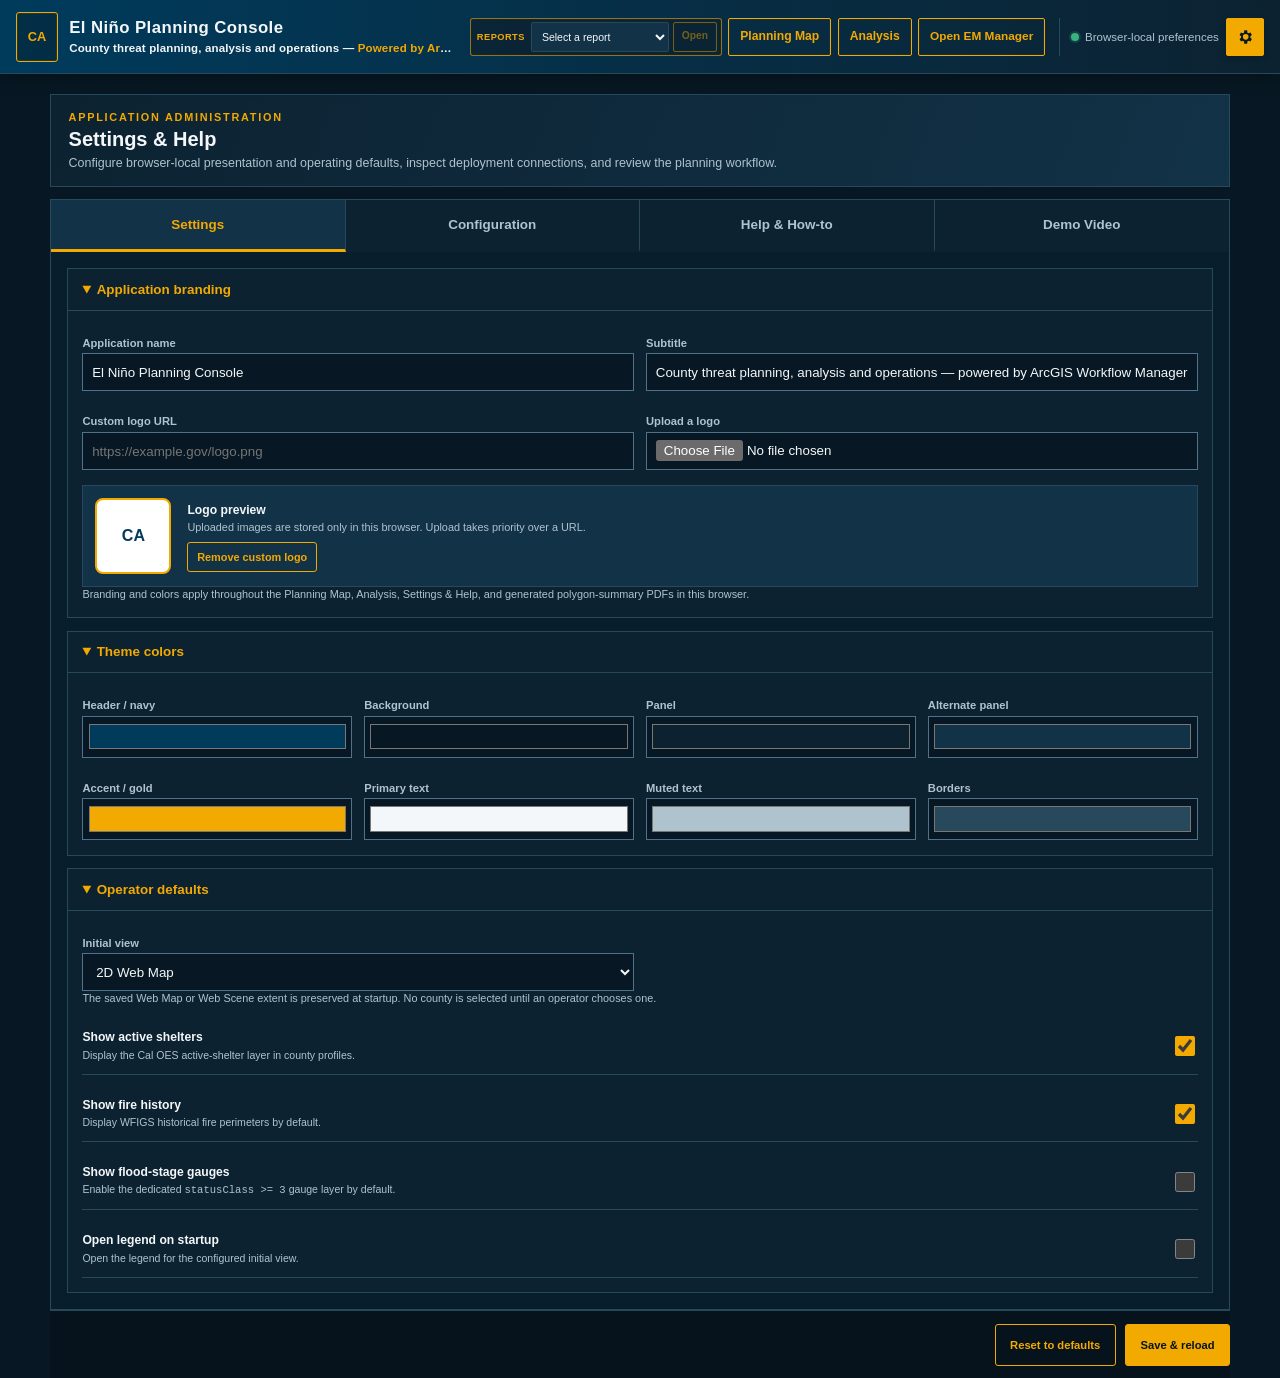
<file: settings.html>
<!doctype html>
<html lang="en" class="calcite-mode-dark">
<head>
  <meta charset="utf-8">
  <meta name="viewport" content="width=device-width, initial-scale=1">
  <meta name="description" content="Settings, deployment diagnostics, and operator help for the California El Niño Planning Console.">
  <meta name="color-scheme" content="dark">
  <title>Settings & Help | California El Niño Planning</title>
  <link rel="stylesheet" href="./styles.css?v=unified-header2">
  <link rel="stylesheet" href="./settings.css?v=video-header1">
  <script type="module" src="./header.js?v=workflow-audit1"></script>
  <script type="module" src="./settings.js?v=video-header1"></script>
</head>
<body class="settings-body">
  <a class="skip-link" href="#settings-main">Skip to settings</a>
  <header class="app-header">
    <a class="brand" href="./index.html" aria-label="El Niño Planning Console home">
      <span class="brand-mark" aria-hidden="true">CA</span>
      <span class="brand-copy"><strong data-app-title>El Niño Planning Console</strong><span data-app-subtitle>County threat planning, analysis and operations — <strong class="brand-powered">Powered by ArcGIS Workflow Manager</strong></span></span>
    </a>
    <nav class="app-nav header-actions" aria-label="Primary navigation">
      <div class="header-report-group" aria-label="Reports">
        <label for="report-menu">Reports</label>
        <select id="report-menu"><option value="" selected>Select a report</option><option value="./index.html#polygon-report">Polygon summary</option><option value="./index.html#triage">Emergency triage</option><option value="./index.html#workflow-audit">Workflow audit report</option></select>
        <button id="open-report" class="header-action header-action-small" type="button" disabled>Open</button>
      </div>
      <a class="app-nav-link" href="./index.html">Planning Map</a>
      <a class="app-nav-link" href="./analysis.html">Analysis</a>
      <a class="app-nav-link em-manager-link" href="https://experience.arcgis.com/experience/955a77f3c6fd4c6c95aec8d909f25cd1" target="_blank" rel="noopener noreferrer">Open EM Manager</a>
    </nav>
    <div class="session-area">
      <div class="user-chip"><span class="user-dot connected"></span><span>Browser-local preferences</span></div>
      <a class="header-action header-icon active" href="./settings.html" aria-current="page" title="Settings and Help" aria-label="Settings and Help"><svg viewBox="0 0 24 24" aria-hidden="true"><path d="M19.14 12.94c.04-.31.06-.63.06-.94s-.02-.63-.07-.94l2.03-1.58-1.92-3.32-2.39.96a7.1 7.1 0 0 0-1.62-.94L14.87 3h-3.84l-.36 3.18c-.58.24-1.12.55-1.62.94l-2.39-.96-1.92 3.32 2.03 1.58c-.05.31-.07.64-.07.94s.02.63.07.94l-2.03 1.58 1.92 3.32 2.39-.96c.5.39 1.04.7 1.62.94l.36 3.18h3.84l.36-3.18c.58-.24 1.12-.55 1.62-.94l2.39.96 1.92-3.32-2.02-1.58ZM12.95 15.5A3.5 3.5 0 1 1 12.95 8a3.5 3.5 0 0 1 0 7.5Z"></path></svg></a>
    </div>
  </header>

  <main id="settings-main" class="settings-page">
    <div class="settings-titlebar">
      <div><p class="eyebrow">Application administration</p><h2>Settings &amp; Help</h2><p>Configure browser-local presentation and operating defaults, inspect deployment connections, and review the planning workflow.</p></div>
    </div>

    <nav class="settings-tabs" role="tablist" aria-label="Settings sections">
      <button id="preferencesTab" class="settings-tab active" role="tab" aria-selected="true" aria-controls="preferencesPanel">Settings</button>
      <button id="configurationTab" class="settings-tab" role="tab" aria-selected="false" aria-controls="configurationPanel">Configuration</button>
      <button id="helpTab" class="settings-tab" role="tab" aria-selected="false" aria-controls="helpPanel">Help &amp; How-to</button>
      <button id="videoTab" class="settings-tab" role="tab" aria-selected="false" aria-controls="videoPanel">Demo Video</button>
    </nav>

    <section class="settings-surface">
      <section id="preferencesPanel" class="settings-panel" role="tabpanel" aria-labelledby="preferencesTab">
        <details class="settings-card" open>
          <summary>Application branding</summary>
          <div class="settings-grid">
            <label>Application name<input id="appTitle" type="text" maxlength="100"></label>
            <label>Subtitle<input id="appSubtitle" type="text" maxlength="160"></label>
            <label>Custom logo URL<input id="logoUrl" type="url" placeholder="https://example.gov/logo.png"></label>
            <label>Upload a logo<input id="logoUpload" type="file" accept="image/png,image/jpeg,image/webp,image/svg+xml"></label>
          </div>
          <div class="logo-preview-row"><span id="logoPreview" class="logo-preview" aria-label="Logo preview">CA</span><div><strong>Logo preview</strong><p>Uploaded images are stored only in this browser. Upload takes priority over a URL.</p><button id="removeLogo" class="settings-button compact" type="button">Remove custom logo</button></div></div>
          <p class="settings-note">Branding and colors apply throughout the Planning Map, Analysis, Settings &amp; Help, and generated polygon-summary PDFs in this browser.</p>
        </details>
        <details class="settings-card" open>
          <summary>Theme colors</summary>
          <div class="settings-grid color-grid">
            <label>Header / navy<input id="navy" type="color"></label>
            <label>Background<input id="background" type="color"></label>
            <label>Panel<input id="panel" type="color"></label>
            <label>Alternate panel<input id="panelAlt" type="color"></label>
            <label>Accent / gold<input id="accent" type="color"></label>
            <label>Primary text<input id="textColor" type="color"></label>
            <label>Muted text<input id="muted" type="color"></label>
            <label>Borders<input id="border" type="color"></label>
          </div>
        </details>
        <details class="settings-card" open>
          <summary>Operator defaults</summary>
          <div class="settings-grid">
            <label>Initial view<select id="initialView"><option value="2d">2D Web Map</option><option value="3d">3D Web Scene</option></select></label>
          </div>
          <p class="settings-note">The saved Web Map or Web Scene extent is preserved at startup. No county is selected until an operator chooses one.</p>
          <label class="preference-row"><span><strong>Show active shelters</strong><small>Display the Cal OES active-shelter layer in county profiles.</small></span><input id="showActiveShelters" type="checkbox"></label>
          <label class="preference-row"><span><strong>Show fire history</strong><small>Display WFIGS historical fire perimeters by default.</small></span><input id="showFireHistory" type="checkbox"></label>
          <label class="preference-row"><span><strong>Show flood-stage gauges</strong><small>Enable the dedicated <code>statusClass &gt;= 3</code> gauge layer by default.</small></span><input id="showFloodStageGauges" type="checkbox"></label>
          <label class="preference-row"><span><strong>Open legend on startup</strong><small>Open the legend for the configured initial view.</small></span><input id="openLegend" type="checkbox"></label>
        </details>
      </section>

      <section id="configurationPanel" class="settings-panel" role="tabpanel" aria-labelledby="configurationTab" hidden>
        <div class="settings-callout"><strong>Browser-local override:</strong> These values affect only this browser. No token, secret, or portal credential is stored.</div>
        <details class="settings-card">
          <summary>ArcGIS connections</summary>
          <label>Portal URL<input id="portalUrl" type="url"></label>
          <label>OAuth application / client ID<input id="oauthClientId" type="text" maxlength="64"></label>
          <label>Canonical OAuth redirect URI<input id="oauthRedirectUri" type="url"></label>
          <label>2D Web Map item ID<input id="webMapId" type="text" maxlength="32"></label>
          <label>3D Web Scene item ID<input id="webSceneId" type="text" maxlength="32"></label>
          <p class="settings-note">The redirect URI must also be registered on the OAuth credential. Changing an ID does not change item sharing or permissions.</p>
        </details>
        <details class="settings-card">
          <summary>Deployment diagnostics</summary>
          <dl id="configList" class="settings-diagnostics"><dt>Status</dt><dd>Loading configuration…</dd></dl>
        </details>
      </section>

      <section id="helpPanel" class="settings-panel" role="tabpanel" aria-labelledby="helpTab" hidden>
        <div class="help-layout">
          <nav class="help-index" aria-label="Help topics">
            <strong>In this guide</strong>
            <a href="#help-about">About the console</a>
            <a href="#help-map">Use the Planning Map</a>
            <a href="#help-readiness">Post-fire rainfall readiness</a>
            <a href="#help-analysis">Use regional Analysis</a>
            <a href="#help-report">Polygon Summary Report</a>
            <a href="#help-triage">Emergency triage</a>
            <a href="#help-workflow-audit">Workflow audit report</a>
            <a href="#help-settings">Configure Settings</a>
            <a href="#help-signin">Sign-in troubleshooting</a>
            <a href="#help-limits">Methods and limitations</a>
          </nav>
          <div class="help-content">
            <div class="help-toolbar"><button id="printHelp" class="settings-button primary" type="button">Print operator guide</button><span>Use the browser print dialog to save a PDF.</span></div>
            <details id="help-about" class="help-card" open><summary>About the console</summary><p>The California El Niño Planning Console combines a public 2D Web Map, public 3D Web Scene, regional analysis, NOAA precipitation outlooks, USGS post-fire debris-flow assessments, hydrology, facilities, shelters, transportation, demographics, and FEMA risk context.</p><p class="settings-callout"><strong>Planning use:</strong> The console supports screening and coordination. It does not replace official warnings, local forecasts, evacuation orders, field reports, or agency systems of record.</p></details>
            <details id="help-map" class="help-card"><summary>Use the Planning Map</summary><figure class="help-snapshot"><img src="./assets/help/planning-map-workflow.svg" alt="Annotated Planning Map screen with numbered callouts for county selection, capability tabs, map controls, 2D and 3D switch, and feature inspection."><figcaption>Planning Map workflow. Numbers on the screen match the steps below.</figcaption></figure><ol class="workflow-list"><li><strong>Start from the saved extent, then select a county.</strong> The app opens with no county selected and preserves the Web Map or Web Scene viewpoint. Choose Marin, Santa Cruz, Los Angeles, or San Diego from the threat queue. Select the active county again to clear it, restore startup layer visibility, and return to the original saved extent.</li><li><strong>Review capability tabs.</strong> Use Overview, Readiness, Community, and Sources for threats, NOAA/USGS screening, demographics, and provenance.</li><li><strong>Use map tools.</strong> Search locations; use Home, Zoom, and Fullscreen; open Map Layers and Legend; add or edit Bookmarks; filter time-aware layers with the Time tool; and reference the dual-unit scale bar. Measurement starts off: open Measure, choose Distance or Area, and select Clear to remove the result and turn measurement off again.</li><li><strong>Choose the view.</strong> Use 2D for the saved Web Map or 3D for the saved Web Scene and world elevation.</li><li><strong>Inspect a location.</strong> Click the map once to open one consolidated popup for all visible, hit-tested layer records at that location. Its Arcade heading reports the record and layer totals. Expand source-layer sections to review configured fields, media, and Arcade-derived values; layers without a configured popup receive an all-fields fallback.</li></ol></details>
            <details id="help-readiness" class="help-card"><summary>Post-fire rainfall readiness</summary><ol><li>Select a NOAA forecast horizon from Day 1 through Days 8–14. When a polygon is returned, the active 2D or 3D view zooms to its full extent with padding; no zoom occurs when the product returns no polygon.</li><li>Review county assessment, weather-polygon, and priority-intersection counts.</li><li>Filter USGS assessments by year, fire name, or Fire ID.</li><li>Select an assessment to navigate the active 2D or 3D view and open its popup.</li><li>Use the flame legend to interpret fire age and weather-intersection highlighting.</li></ol><p class="settings-callout"><strong>Interpretation:</strong> An intersection identifies monitoring-priority context, not a debris-flow prediction.</p></details>
            <details id="help-analysis" class="help-card"><summary>Use regional Analysis</summary><figure class="help-snapshot"><img src="./assets/help/analysis-workflow.svg" alt="Annotated Analysis screen with numbered callouts for filters, tabs, KPI selections, regional controls, and expandable detail."><figcaption>Regional Analysis workflow. Numbers on the screen match the steps below.</figcaption></figure><ol class="workflow-list"><li><strong>Set the scope.</strong> Choose one county or all planning regions, select a historical fire window, and refresh.</li><li><strong>Choose an analysis tab.</strong> Use Summary, Forecast &amp; Gauges, Risk &amp; Timeline, or Sources.</li><li><strong>Cross-filter the results.</strong> Select a KPI, forecast bar, gauge row, timeline event, risk profile, or source row; use Clear selection to reset.</li><li><strong>Explore the KPI map.</strong> Below Summary metrics, switch among Overview, Forecast, Advisories, Gauges, Fire history, and FEMA risk. Search, inspect popups, change basemaps, manage bookmarks, open the layer list and legend, or use Reset map. Region and historical-window filters constrain both the KPIs and map.</li><li><strong>Switch regions or AOIs.</strong> Use county buttons, North/Central Coast, Southern California, or All regions.</li><li><strong>Open details only when needed.</strong> Expand forecast, gauge, and operational-event panes. The page refreshes every 15 minutes while open.</li></ol></details>
            <details id="help-report" class="help-card"><summary>Create a Polygon Summary Report</summary><figure class="help-snapshot"><img src="./assets/help/report-workflow.svg" alt="Annotated Polygon Summary Report with numbered callouts for report selection, polygon source, generated metrics, operational review, and PDF creation."><figcaption>Polygon Summary workflow. Numbers on the screen match the steps below.</figcaption></figure><figure class="help-snapshot"><img src="./assets/help/emergency-infographic-workflow.svg" alt="Annotated flow from a selected planning polygon to the generated Business Analyst Emergency Information infographic."><figcaption>Emergency Information infographic workflow. Use the active report, popup, or county polygon; generation requires sign-in and report credits.</figcaption></figure><ol class="workflow-list"><li><strong>Open the report.</strong> Open Reports and choose Polygon summary.</li><li><strong>Choose the polygon source.</strong> Draw a polygon, use the selected popup polygon, or use the selected county boundary.</li><li><strong>Generate the screening summary.</strong> Wait for the map, demographics, housing, potentially at-risk population, and Contains/Intersects/Within metrics.</li><li><strong>Review operational context.</strong> Check current and past fire perimeters, USGS post-fire records, gauges, facilities, shelters, structures, and the complete layer table.</li><li><strong>Create the deliverable.</strong> Choose Create PDF for the branded screening report, or Create Emergency Information infographic to run the organization-owned Business Analyst template against the selected polygon. Business Analyst generation requires sign-in and consumes GeoEnrichment report credits.</li></ol></details>
            <details id="help-triage" class="help-card"><summary>Emergency Management triage</summary><figure class="help-snapshot"><img src="./assets/help/triage-workflow.svg" alt="Annotated Emergency Management triage screen showing polygon context, the relocatable incident point, incident fields, record creation, and Workflow Manager audit."><figcaption>Emergency Management triage workflow. Numbers on the screen match the operator steps below.</figcaption></figure><ol class="workflow-list"><li><strong>Sign in.</strong> Use an authorized Public Safety account with add access to the Emergency Management Impacted Area layer.</li><li><strong>Select the operational polygon.</strong> Draw an area, open a polygon popup, or select a county, then choose Reports → Emergency triage or Triage impacted area from Polygon Summary.</li><li><strong>Confirm the incident.</strong> Review the generated unique incident number, impacted-area name, planning source, area, population context, and operational description.</li><li><strong>Place the incident point.</strong> The polygon centroid initializes the incident point. Drag the marker in the triage map to refine the location, or reset it to the centroid.</li><li><strong>Create the incident records.</strong> The workflow adds the polygon to Impacted Area, the point to Incident Locations, and a linked audit job to Workflow Manager. Both features use the same incident number and name.</li><li><strong>Continue operations.</strong> Keep Open Emergency Information Manager selected to launch the management Experience Builder app after the polygon, point, and audit records succeed.</li></ol><p class="settings-callout"><strong>System of record:</strong> The Impacted Area feature service stores the operational incident polygon. Planning estimates copied into the description remain screening context and require verification.</p></details>
            <details id="help-workflow-audit" class="help-card"><summary>Workflow audit report</summary><figure class="help-snapshot"><img src="./assets/help/workflow-audit-report.svg" alt="Annotated Workflow Manager incident triage audit report with incident selector, map, audit summary, solution records, and complete timeline."><figcaption>Workflow audit report. Numbers show incident selection, persisted records on the map, operator and timestamp summary, source identifiers, and the complete audit timeline. Use Create PDF for the downloadable audit package.</figcaption></figure><figure class="help-snapshot"><img src="./assets/help/workflow-audit-pdf.svg" alt="Annotated two-page Workflow audit PDF showing the persisted incident map, accountability summary, identifiers, current assignment, and complete timeline."><figcaption>Workflow audit PDF output. Page 1 contains the map and accountability record; subsequent pages preserve every chronological audit event.</figcaption></figure><ol class="workflow-list"><li><strong>Open the report.</strong> Sign in, open Reports, select Workflow audit report, and choose Open.</li><li><strong>Select an audited incident.</strong> The latest Workflow Manager triage job opens first; use the incident selector to review another job.</li><li><strong>Verify the map.</strong> The report maps the persisted Impacted Area polygon and Incident Locations point from the Emergency Management solution.</li><li><strong>Review accountability.</strong> Confirm who triaged the incident, when triage occurred, when the polygon and point were written to the solution, the current job status, and the assigned workflow step.</li><li><strong>Follow every event.</strong> The timeline combines triage metadata, feature-service editor tracking, and every Workflow Manager history action in chronological order.</li><li><strong>Create the audit deliverable.</strong> Choose Create PDF to download a branded report containing the map, accountability summary, record identifiers, current workflow assignment, and complete timeline.</li></ol><p class="settings-callout"><strong>Access:</strong> The report requires a signed-in account that can read the Workflow Manager item and both Emergency Management feature layers.</p></details>
            <details id="help-settings" class="help-card"><summary>Configure Settings</summary><figure class="help-snapshot"><img src="./assets/help/settings-workflow.svg" alt="Annotated Settings screen with numbered callouts for branding and logo, colors, operating defaults, collapsed configuration, and save actions."><figcaption>Settings workflow. Numbers on the screen match the steps below.</figcaption></figure><ol class="workflow-list"><li><strong>Set the brand.</strong> Enter the application name and subtitle, then provide a logo URL or upload an image.</li><li><strong>Choose colors.</strong> Set header, background, panels, accent, text, muted text, and border colors.</li><li><strong>Set operating defaults.</strong> Choose the initial 2D/3D view, default layers, and legend behavior. Startup preserves the saved map extent and leaves every county unselected.</li><li><strong>Open Configuration when needed.</strong> Its connection and diagnostic sections start collapsed and can override the portal, OAuth client, callback, Web Map, and Web Scene for this browser.</li><li><strong>Save or reset.</strong> Save &amp; reload validates and stores browser-local changes; Reset to defaults removes them. Repository defaults and ArcGIS items are not modified.</li></ol></details>
            <details id="help-signin" class="help-card"><summary>Sign-in troubleshooting</summary><h4>Invalid redirect_uri</h4><p>Register the exact canonical callback <code>https://jonpedder.github.io/california-el-nino-planning/</code> on the OAuth credential identified by the configured client ID.</p><h4>Sign-in loops or returns signed out</h4><p>Confirm the portal URL has no trailing slash, third-party cookies or redirects are not blocked, the account belongs to the expected organization, and the OAuth credential allows the canonical callback.</p><h4>Public layers load but demographics do not</h4><p>Public map content remains available when signed out. Credit-based GeoEnrichment requires an authenticated account with the required privileges.</p></details>
            <details id="help-limits" class="help-card"><summary>Methods and limitations</summary><ul><li>Forecasts, observations, advisories, inventories, regulatory hazards, and historical incidents have different meanings and update schedules.</li><li>ACS population estimates are area weighted and assume uniform population distribution inside each tract.</li><li>Shelter capacity is a planning inventory and must be verified operationally.</li><li>Road-network availability does not assert a closure, passability, or damage condition.</li><li>Consolidated popups include visible features returned by the map hit test at the clicked location; hidden, filtered, out-of-scale, or non-rendered records are not included.</li><li>The Time tool filters only layers that publish valid time information.</li><li>Empty NOAA polygons or missing gauge classifications do not prove that no rain or flood risk exists.</li></ul></details>
          </div>
        </div>
      </section>

      <section id="videoPanel" class="settings-panel video-panel" role="tabpanel" aria-labelledby="videoTab" hidden>
        <article class="video-help-card">
          <div class="video-help-copy">
            <p class="eyebrow">Demo Video - Esri Access</p>
            <h2>California El Niño Planning Console demonstration</h2>
            <p>Watch the operator walkthrough for county threat planning, regional analysis, Emergency Management triage, Workflow Manager auditing, and reporting.</p>
            <p class="settings-callout"><strong>Microsoft 365 access:</strong> The video is hosted in Esri OneDrive and may require an authorized Esri account.</p>
            <a class="settings-button primary video-link" href="https://esriis-my.sharepoint.com/:v:/g/personal/jon7912_esri_com/IQC7L3b8QKFPTqnlHY03JyY0AerYl2OEOUsfiePfZ1XtRxI?nav=eyJyZWZlcnJhbEluZm8iOnsicmVmZXJyYWxBcHAiOiJPbmVEcml2ZUZvckJ1c2luZXNzIiwicmVmZXJyYWxBcHBQbGF0Zm9ybSI6IldlYiIsInJlZmVycmFsTW9kZSI6InZpZXciLCJyZWZlcnJhbFZpZXciOiJNeUZpbGVzTGlua0NvcHkifX0&amp;e=m0Uq7T" target="_blank" rel="noopener noreferrer"><strong>Open Demo Video - Esri Access ↗</strong></a>
          </div>
          <div class="video-help-visual" aria-hidden="true">
            <span class="video-play-icon">▶</span>
            <strong>County threat planning, analysis and operations</strong>
            <small>Powered by ArcGIS Workflow Manager</small>
          </div>
        </article>
      </section>
    </section>

    <footer class="settings-actions"><button id="reset" class="settings-button" type="button">Reset to defaults</button><button id="save" class="settings-button primary" type="button">Save &amp; reload</button></footer>
  </main>
  <div id="toastRegion" class="toast-region" aria-live="polite"></div>
</body>
</html>
</file>
<file: styles.css>
:root {
  --app-header-height: 74px;
  --workspace-offset: 174px;
  --analysis-main-offset: 252px;
  --navy: #003b5c;
  --bg: #071824;
  --panel: #0c2231;
  --panel2: #123247;
  --gold: #f2a900;
  --text: #f4f7f9;
  --muted: #afc3cf;
  --border: #28495b;
  --critical: #d9364f;
  --high: #f28c28;
  --medium: #f2c94c;
  --low: #36b37e;
  --focus: #8bd3ff;
  --calcite-color-brand: var(--gold);
  --calcite-color-brand-hover: #ffc13b;
  --calcite-color-brand-press: #d89400;
  --calcite-color-foreground-1: var(--panel);
  --calcite-color-foreground-2: var(--panel2);
  --calcite-color-background: var(--bg);
  --calcite-color-text-1: var(--text);
  --calcite-color-text-2: var(--muted);
  --calcite-color-border-1: var(--border);
  color-scheme: dark;
  font-family: Arial, "Helvetica Neue", sans-serif;
}

* { box-sizing: border-box; }
html, body { height: 100%; margin: 0; }
body { min-width: 320px; background: var(--bg); color: var(--text); }
button, calcite-button { font: inherit; }

.skip-link {
  position: fixed;
  z-index: 1000;
  left: 0.75rem;
  top: -5rem;
  padding: 0.65rem 0.85rem;
  background: var(--focus);
  color: #06141d;
  font-weight: 700;
}
.skip-link:focus { top: 0.75rem; }

.app-header {
  min-height: var(--app-header-height);
  display: grid;
  grid-template-columns: minmax(250px, 1fr) auto auto;
  align-items: center;
  gap: 0.875rem;
  padding: 0.55rem 1rem;
  border-bottom: 1px solid var(--border);
  background: linear-gradient(90deg, var(--navy), var(--panel));
  position: sticky;
  top: 0;
  z-index: 30;
  box-shadow: 0 5px 16px rgb(0 0 0 / 28%);
}
.brand { display: flex; align-items: center; gap: 0.7rem; min-width: 0; color: inherit; text-decoration: none; }
.brand-mark { width: 42px; height: 50px; display: grid; flex: 0 0 42px; place-items: center; overflow: hidden; border: 1px solid var(--gold); border-radius: 3px; color: var(--gold); background: rgb(7 24 36 / 38%); box-shadow: inset 0 0 0 1px rgb(242 169 0 / 10%); font-size: 0.8rem; font-weight: 800; }
.brand-mark.has-logo { border-radius: 3px; background: #fff; }
.brand-mark img { width: 100%; height: 100%; object-fit: contain; }
.brand-copy { min-width: 0; }
.brand-copy > strong { display: block; overflow: hidden; color: var(--text); font-size: 1.05rem; font-weight: 800; letter-spacing: 0.025em; text-overflow: ellipsis; white-space: nowrap; }
.brand-copy > span { display: block; overflow: hidden; max-width: 520px; margin-top: 0.18rem; color: var(--text); font-size: 0.72rem; font-weight: 700; line-height: 1.25; letter-spacing: 0.012em; text-overflow: ellipsis; white-space: nowrap; }
.brand-powered { display: inline; color: var(--gold); font: inherit; font-weight: 800; letter-spacing: 0.015em; }

h1, h2, h3, p { margin-top: 0; }
h1 { margin-bottom: 0.25rem; font-size: clamp(1.35rem, 2.2vw, 2rem); letter-spacing: 0.02em; }
h2 { margin-bottom: 0; font-size: 1.05rem; }
h3 { margin: 1rem 0 0.55rem; color: var(--muted); font-size: 0.75rem; letter-spacing: 0.1em; text-transform: uppercase; }
.subtitle { margin-bottom: 0; color: var(--muted); font-size: 0.9rem; }
.eyebrow { margin-bottom: 0.3rem; color: var(--gold); font-size: 0.68rem; font-weight: 700; letter-spacing: 0.16em; text-transform: uppercase; }

.app-nav { display: flex; align-items: center; justify-content: flex-end; gap: 0.4rem; min-width: 0; margin-left: 0; }
.app-nav-link, .header-action { min-height: 38px; display: inline-flex; align-items: center; justify-content: center; gap: 0.4rem; padding: 7px 11px; border: 1px solid var(--gold); border-radius: 2px; background: transparent; color: var(--gold); font-size: 0.76rem; font-weight: 700; line-height: 1; text-decoration: none; white-space: nowrap; cursor: pointer; box-shadow: inset 0 0 0 1px rgb(242 169 0 / 4%); }
.app-nav-link:hover, .header-action:hover { border-color: #ffc53d; background: var(--panel2); color: #ffc53d; filter: none; }
.header-action:disabled { opacity: 0.45; cursor: not-allowed; filter: none; }
.app-nav-link.active, .header-icon.active { border-color: var(--gold); background: var(--gold); color: #071824; box-shadow: 0 2px 7px rgb(0 0 0 / 22%); }
.app-nav-link.active:hover, .header-icon.active:hover { background: #ffc53d; color: #071824; }
.em-manager-link { white-space: nowrap; font-size: 0.74rem; }
.header-report-group { min-height: 38px; display: flex; align-items: center; gap: 0.25rem; padding: 3px 4px; border: 1px solid rgb(242 169 0 / 60%); border-radius: 3px; background: rgb(12 34 49 / 80%); box-shadow: inset 0 0 0 1px rgb(255 255 255 / 2%); }
.header-report-group > label { margin: 0 2px; color: var(--gold); font-size: 0.58rem; font-weight: 700; letter-spacing: 0.05em; text-transform: uppercase; white-space: nowrap; }
.header-report-group > select { width: 138px; min-height: 30px; padding: 4px 24px 4px 6px; border: 1px solid var(--border); border-radius: 2px; background: var(--panel2); color: var(--text); font: inherit; font-size: 0.66rem; }
.header-report-group > .header-action-small { min-width: 44px; min-height: 30px; padding: 4px 7px; font-size: 0.64rem; }
.session-area, .identity { display: flex; align-items: center; justify-content: flex-end; gap: 0.45rem; min-width: 0; padding-left: 0.65rem; border-left: 1px solid var(--border); }
.user-chip { display: flex; align-items: center; gap: 0.4rem; max-width: 190px; min-width: 0; color: var(--muted); font-size: 0.72rem; white-space: nowrap; }
.user-chip > span:last-child { overflow: hidden; text-overflow: ellipsis; }
.user-dot { width: 8px; height: 8px; flex: 0 0 8px; border-radius: 50%; background: var(--muted); }
.user-dot.connected { background: var(--low); box-shadow: 0 0 0 2px rgb(54 179 126 / 20%); }
.header-icon { width: 38px; min-width: 38px; padding: 7px; }
.header-icon svg { width: 18px; height: 18px; fill: currentColor; }
.command-strip {
  display: grid;
  grid-template-columns: repeat(4, minmax(0, 1fr));
  border-bottom: 1px solid var(--border);
  background: #081e2c;
}
.command-strip > div { padding: 0.65rem 1rem; border-right: 1px solid var(--border); }
.command-label { display: block; color: var(--muted); font-size: 0.64rem; letter-spacing: 0.12em; text-transform: uppercase; }
.command-strip strong { font-size: 0.82rem; }
.status-loading, .status-partial { color: var(--medium); }
.status-connected { color: var(--low); }
.status-error { color: #ff9cab; }

.workspace {
  height: calc(100vh - var(--workspace-offset));
  min-height: 520px;
  display: grid;
  grid-template-columns: minmax(230px, 18rem) minmax(320px, 1fr) minmax(270px, 22rem);
  overflow: hidden;
}
.panel, .map-region { min-width: 0; min-height: 0; background: var(--panel); }
.panel { overflow: auto; }
.threat-panel { border-right: 1px solid var(--border); }
.detail-panel { border-left: 1px solid var(--border); padding-bottom: 1rem; }
.panel-heading, .map-titlebar { padding: 0.9rem 1rem; border-bottom: 1px solid var(--border); background: #0a1d2a; }
.map-titlebar { display: flex; align-items: center; justify-content: space-between; min-height: 67px; }
.selection-label { color: var(--gold); font-size: 0.78rem; font-weight: 700; }

.state { display: flex; align-items: center; gap: 0.7rem; padding: 1rem; color: var(--muted); line-height: 1.45; }
.state.error, .map-state.error { color: #ff9cab; border-left: 3px solid var(--critical); }
.county-list { padding: 0.65rem; }
.county-card {
  width: 100%;
  display: grid;
  gap: 0.4rem;
  margin-bottom: 0.55rem;
  padding: 0.8rem;
  border: 1px solid var(--border);
  border-left: 3px solid transparent;
  border-radius: 2px;
  background: var(--panel2);
  color: var(--text);
  text-align: left;
  cursor: pointer;
}
.county-card:hover { border-color: #4d7185; }
.county-card.selected { border-left-color: var(--gold); background: #173b50; }
.county-name { font-weight: 700; }
.county-focus { color: var(--muted); font-size: 0.76rem; line-height: 1.35; }

.severity { width: max-content; padding: 0.15rem 0.4rem; border: 1px solid currentColor; border-radius: 999px; font-size: 0.65rem; font-weight: 700; text-transform: uppercase; }
.severity-critical { color: #ff7387; background: rgb(217 54 79 / 12%); }
.severity-high { color: #ffad5c; background: rgb(242 140 40 / 12%); }
.severity-medium { color: #f8db76; background: rgb(242 201 76 / 12%); }
.severity-low { color: #71d8ab; background: rgb(54 179 126 / 12%); }

.map-region { position: relative; display: grid; grid-template-rows: auto minmax(0, 1fr); overflow: hidden; background: #07131c; }
.view-stage { position: relative; width: 100%; height: 100%; min-height: 0; overflow: hidden; }
.planning-view { position: absolute; inset: 0; z-index: 1; display: block; width: 100%; height: 100%; }
.planning-view.inactive { z-index: 0; visibility: hidden; pointer-events: none; }
.map-layer-list, .map-legend { width: min(340px, 78vw); max-height: min(55vh, 520px); overflow: auto; }
.map-popup { max-width: min(520px, 88vw); }
.consolidated-popup-content { display: grid; gap: 0.5rem; min-width: min(420px, 76vw); }
.consolidated-popup-intro { margin: 0 0 0.25rem; color: var(--muted); font-size: 0.72rem; line-height: 1.45; }
.consolidated-popup-group { border: 1px solid var(--border); background: var(--panel); }
.consolidated-popup-group > summary { display: flex; align-items: center; justify-content: space-between; gap: 0.75rem; padding: 0.65rem; color: var(--text); font-size: 0.78rem; font-weight: 700; cursor: pointer; }
.consolidated-popup-group[open] > summary { border-bottom: 1px solid var(--border); color: var(--gold); }
.consolidated-popup-count { display: grid; min-width: 1.65rem; height: 1.65rem; place-items: center; border: 1px solid var(--gold); border-radius: 50%; color: var(--gold); font-size: 0.68rem; }
.consolidated-popup-record { padding: 0.55rem; border-bottom: 1px solid var(--border); background: var(--panel2); }
.consolidated-popup-record:last-child { border-bottom: 0; }
.consolidated-popup-record-label { margin: 0 0 0.4rem; color: var(--muted); font-size: 0.66rem; font-weight: 700; text-transform: uppercase; }
.consolidated-popup-record arcgis-feature { display: block; width: 100%; }
.nri-arcade-summary h3, .nri-arcade-summary h4 { margin: 0.55rem 0 0.3rem; color: var(--gold); }
.nri-arcade-summary p { margin: 0.4rem 0; padding: 0.45rem; border-left: 2px solid var(--gold); background: var(--panel2); }
.nri-arcade-summary ul { margin: 0.35rem 0 0.75rem; padding-left: 1.2rem; }
.nri-arcade-summary li { margin: 0.3rem 0; }
.popup-demographics { margin-top: 0.75rem; padding-top: 0.75rem; border-top: 1px solid var(--border); }
.popup-demographics details { border: 1px solid var(--border); background: var(--panel2); }
.popup-demographics summary { padding: 0.55rem; color: var(--gold); font-size: 0.78rem; font-weight: 700; cursor: pointer; }
.popup-demographics-panel { padding: 0 0.55rem 0.55rem; }
.popup-demographics-source, .popup-demographics-status, .popup-demographics-note { margin: 0.35rem 0; color: var(--muted); font-size: 0.72rem; line-height: 1.4; }
.popup-demographics-status.error { color: var(--high); }
.popup-analysis-panel { padding: 0.7rem; border-left: 4px solid var(--focus); background: var(--panel2); color: var(--text); }
.popup-analysis-panel > strong { display: block; margin-bottom: 0.45rem; color: var(--focus); }
.popup-analysis-panel dl { display: grid; grid-template-columns: 1fr auto; gap: 0; margin: 0 0 0.5rem; }
.popup-analysis-panel dt, .popup-analysis-panel dd { padding: 0.35rem 0; border-bottom: 1px solid var(--border); font-size: 0.72rem; }
.popup-analysis-panel dd { margin: 0; padding-left: 0.6rem; color: var(--text); font-weight: 700; text-align: right; }
.popup-analysis-panel small { display: block; color: var(--muted); font-size: 0.65rem; line-height: 1.4; }
.popup-analysis-panel .popup-analysis-caution { margin-top: 0.35rem; color: #fdd79a; }
.weather-impact-popup { border-left-color: #31cdcf; background: #172a3a; }
.weather-impact-popup > strong { color: #8ffcff; }
.weather-impact-popup dd { font-size: 1.12rem; }
.weather-impact-popup dd.popup-impact-population { color: #8ffcff; }
.weather-impact-popup dd.popup-impact-fire { color: #ff8de8; }
.popup-demographics-grid { display: grid; grid-template-columns: repeat(2, minmax(0, 1fr)); gap: 0.4rem; margin: 0.65rem 0; }
.popup-demographics-grid div { padding: 0.45rem; border: 1px solid var(--border); background: var(--panel2); }
.popup-demographics-grid dt { color: var(--muted); font-size: 0.65rem; }
.popup-demographics-grid dd { margin: 0 0 0.15rem; color: var(--text); font-size: 0.85rem; font-weight: 700; }
.popup-risk-values { margin-top: 0.75rem; padding-top: 0.75rem; border-top: 1px solid var(--border); }
.popup-risk-values details { margin: 0.35rem; border: 1px solid var(--border); background: var(--panel2); }
.popup-risk-values summary { padding: 0.5rem; color: var(--text); font-size: 0.74rem; font-weight: 700; cursor: pointer; }
.popup-risk-values-master { margin: 0 !important; }
.popup-risk-values-master > summary { color: var(--gold); font-size: 0.78rem; }
.popup-risk-values-master > p { margin: 0.55rem; color: var(--muted); font-size: 0.72rem; line-height: 1.4; }
.popup-risk-values-grid { margin: 0; }
.popup-risk-values-grid div { display: grid; grid-template-columns: minmax(0, 1.4fr) minmax(0, 1fr); gap: 0.5rem; padding: 0.4rem 0.5rem; border-top: 1px solid var(--border); }
.popup-risk-values-grid dt { color: var(--muted); font-size: 0.65rem; line-height: 1.35; }
.popup-risk-values-grid dd { margin: 0; color: var(--text); font-size: 0.68rem; font-weight: 700; text-align: right; overflow-wrap: anywhere; }
.popup-risk-values-note { padding-top: 0.5rem; border-top: 1px solid var(--border); }
.view-mode-toggle { display: inline-flex; padding: 2px; border: 1px solid #4d7185; background: rgb(7 24 36 / 92%); box-shadow: 0 2px 8px rgb(0 0 0 / 35%); pointer-events: auto; }
.view-mode-button { min-width: 42px; padding: 0.45rem 0.65rem; border: 0; background: transparent; color: var(--muted); font-weight: 700; cursor: pointer; }
.view-mode-button:hover { color: var(--text); background: var(--panel2); }
.view-mode-button.selected { background: var(--gold); color: #06141d; }
.map-state { position: absolute; z-index: 6; top: 78px; left: 50%; transform: translateX(-50%); padding: 0.55rem 0.75rem; border: 1px solid var(--border); background: var(--panel); color: var(--muted); }
.map-state.acknowledgeable { display: flex; align-items: center; gap: 0.75rem; width: min(520px, calc(100% - 2rem)); box-shadow: 0 8px 22px rgb(0 0 0 / 35%); }
.map-state-acknowledge { flex: 0 0 auto; min-height: 30px; padding: 0.35rem 0.55rem; border: 1px solid currentColor; background: transparent; color: inherit; font: inherit; font-weight: 700; cursor: pointer; }
.map-state-acknowledge:hover { background: rgb(217 54 79 / 14%); }
.map-state-acknowledge:focus-visible { outline: 3px solid var(--focus); outline-offset: 2px; }
.map-tool-panel { display: block; width: min(360px, 78vw); max-height: min(520px, 70vh); overflow: auto; }
.map-time-slider { width: min(420px, 78vw); min-height: 140px; }
.measurement-panel { min-height: 250px; background: var(--panel); }
.measurement-actions { display: flex; gap: 0.35rem; padding: 0.65rem; border-bottom: 1px solid var(--border); }
.measurement-actions button { min-height: 32px; padding: 0.35rem 0.6rem; border: 1px solid var(--border); background: var(--panel2); color: var(--text); font-weight: 700; cursor: pointer; }
.measurement-actions button[aria-pressed="true"] { border-color: var(--gold); color: var(--gold); }
.measurement-actions button:hover { border-color: var(--gold); }
.measurement-actions button:focus-visible { outline: 3px solid var(--focus); outline-offset: 2px; }
.measurement-helper { margin: 0; padding: 0.85rem; color: var(--muted); font-size: 0.72rem; line-height: 1.45; }
.map-measurement { display: block; min-height: 210px; }

#detail-content { padding: 0 1rem; }
.detail-tabs { position: sticky; z-index: 4; top: 0; display: grid; grid-template-columns: repeat(4, minmax(0, 1fr)); margin: 0 -1rem 0.75rem; border-bottom: 1px solid var(--border); background: var(--panel); }
.detail-tab { min-width: 0; padding: 0.65rem 0.25rem; border: 0; border-bottom: 3px solid transparent; background: transparent; color: var(--muted); font-size: 0.66rem; font-weight: 700; cursor: pointer; }
.detail-tab:hover { color: var(--text); background: var(--panel2); }
.detail-tab.active { border-bottom-color: var(--gold); color: var(--gold); background: #0b293a; }
.detail-tab-panel { padding-bottom: 0.75rem; }
.detail-tab-panel > :first-child { margin-top: 0.35rem; }
.threat-list, .capability-list, .layer-list { margin: 0; padding: 0; list-style: none; }
.threat-list li { display: flex; justify-content: space-between; gap: 0.5rem; padding: 0.5rem 0; border-bottom: 1px solid var(--border); font-size: 0.82rem; }
.kpi-grid { display: grid; grid-template-columns: repeat(2, minmax(0, 1fr)); gap: 0.5rem; }
.kpi { min-height: 88px; padding: 0.65rem; border: 1px solid var(--border); background: var(--panel2); }
.kpi strong, .kpi span, .kpi small { display: block; }
.kpi strong { color: var(--medium); font-size: 0.9rem; }
.kpi span { margin-top: 0.35rem; font-size: 0.73rem; font-weight: 700; }
.kpi small { margin-top: 0.25rem; color: var(--muted); font-size: 0.65rem; line-height: 1.3; }
.readiness-panel { padding: 0.75rem; border: 1px solid #4f7189; background: #0c2637; }
.readiness-panel > label, .readiness-filters label { display: block; margin: 0.45rem 0 0.2rem; color: var(--muted); font-size: 0.68rem; font-weight: 700; }
.readiness-panel select, .readiness-panel input { width: 100%; min-height: 34px; padding: 0.4rem; border: 1px solid #4f7189; background: #071a27; color: var(--text); }
.readiness-panel select:disabled, .readiness-panel input:disabled { opacity: 0.6; }
.readiness-metrics { display: grid; grid-template-columns: repeat(3, minmax(0, 1fr)); gap: 0.35rem; margin-top: 0.65rem; }
.readiness-metrics div { padding: 0.45rem; border: 1px solid var(--border); background: var(--panel2); text-align: center; }
.readiness-metrics strong, .readiness-metrics span { display: block; }
.readiness-metrics strong { color: var(--gold); font-size: 1rem; }
.readiness-metrics span { margin-top: 0.2rem; color: var(--muted); font-size: 0.58rem; line-height: 1.25; }
.readiness-filters { margin-top: 0.6rem; }
.readiness-list { max-height: 170px; margin: 0.5rem 0 0; padding: 0; overflow: auto; list-style: none; }
.readiness-list button { width: 100%; margin-bottom: 0.3rem; padding: 0.45rem; border: 1px solid #4f7189; background: #172f40; color: var(--text); text-align: left; cursor: pointer; }
.readiness-list button:hover { border-color: var(--gold); background: #214159; }
.readiness-metadata { display: grid; grid-template-columns: minmax(90px, auto) 1fr; gap: 0.25rem 0.55rem; margin: 0.75rem 0; font-size: 0.66rem; }
.readiness-metadata dt { color: var(--muted); }
.readiness-metadata dd { margin: 0; color: var(--text); overflow-wrap: anywhere; }
.readiness-sources { margin-top: 0.65rem; border: 1px solid var(--border); background: #081e2c; }
.readiness-sources summary { padding: 0.55rem; color: var(--gold); font-size: 0.7rem; font-weight: 700; cursor: pointer; }
.readiness-sources p, .readiness-sources nav { margin: 0; padding: 0.55rem; color: var(--muted); font-size: 0.66rem; line-height: 1.45; }
.readiness-sources nav { display: grid; gap: 0.3rem; padding-top: 0; }
.readiness-sources a { color: var(--focus); }
.legend-stack { width: min(320px, 80vw); max-height: 70vh; overflow: auto; background: var(--panel); }
.flame-size-legend { border-bottom: 1px solid var(--border); background: #0b2434; }
.flame-size-legend summary { padding: 0.6rem; color: var(--gold); font-size: 0.75rem; font-weight: 700; cursor: pointer; }
.flame-size-legend p { margin: 0; padding: 0 0.6rem 0.45rem; color: var(--muted); font-size: 0.64rem; line-height: 1.4; }
.flame-size-legend ul { margin: 0; padding: 0.4rem 0.65rem; list-style: none; }
.flame-size-legend li { display: flex; align-items: center; min-height: 31px; gap: 0.55rem; color: var(--text); font-size: 0.68rem; }
.flame { flex: 0 0 auto; fill: #f28c28; stroke: #5b2b12; stroke-width: 4; }
.flame-core { fill: #ffd166; stroke: none; }
.flame-xl { width: 24px; height: 30px; }
.flame-lg { width: 20px; height: 25px; }
.flame-md { width: 17px; height: 21px; }
.flame-sm { width: 14px; height: 18px; }
.flame-key { display: flex; justify-content: space-between; gap: 0.5rem; padding: 0.5rem 0.65rem; color: var(--muted); font-size: 0.62rem; }

.demographic-grid { display: grid; grid-template-columns: repeat(2, minmax(0, 1fr)); gap: 0.45rem; }
.demographic-stat { min-height: 70px; padding: 0.6rem; border: 1px solid var(--border); background: #102c3d; }
.demographic-stat strong, .demographic-stat span { display: block; }
.demographic-stat strong { color: var(--text); font-size: 0.92rem; }
.demographic-stat span { margin-top: 0.25rem; color: var(--muted); font-size: 0.66rem; line-height: 1.3; }
.report-link { display: inline-flex; align-items: center; margin-top: 0.25rem; padding: 0.55rem 0.7rem; border: 1px solid var(--gold); background: transparent; color: var(--gold); font: inherit; font-size: 0.72rem; font-weight: 700; text-decoration: none; cursor: pointer; }
.report-link:disabled { opacity: 0.55; cursor: progress; }
.report-link:hover { background: rgb(242 169 0 / 12%); color: #ffc13b; }
.capability-list li { margin-bottom: 0.5rem; padding: 0.65rem; border-left: 2px solid var(--gold); background: var(--panel2); }
.capability-list strong, .capability-list span { display: block; }
.capability-list strong { font-size: 0.8rem; }
.capability-list span { margin-top: 0.2rem; color: var(--muted); font-size: 0.72rem; line-height: 1.4; }
.layer-list { color: var(--muted); font-size: 0.75rem; line-height: 1.45; }
.layer-list li { margin-bottom: 0.55rem; padding-left: 0.65rem; border-left: 2px solid var(--border); }
.layer-list strong, .layer-list small { display: block; }
.layer-list strong { color: var(--text); font-size: 0.75rem; }
.layer-list small { margin-top: 0.15rem; color: var(--muted); font-size: 0.66rem; }
.helper, .disclaimer, .empty-message { color: var(--muted); font-size: 0.72rem; line-height: 1.45; }
.disclaimer { margin-top: 1rem; padding: 0.75rem; border: 1px solid var(--border); background: #081e2c; }

.polygon-report-dialog { width: min(1200px, 96vw); max-width: none; height: min(92vh, 980px); max-height: none; padding: 0; border: 1px solid var(--gold); background: var(--bg); color: var(--text); }
.polygon-report-dialog::backdrop { background: rgb(2 10 16 / 82%); backdrop-filter: blur(3px); }
.polygon-report-sheet { min-height: 100%; padding: 1rem; overflow: auto; }
.polygon-report-header { display: flex; align-items: flex-start; justify-content: space-between; gap: 1rem; padding-bottom: 0.75rem; border-bottom: 1px solid var(--border); }
.polygon-report-header h2 { font-size: 1.35rem; }
.polygon-report-header p:last-child { margin: 0.25rem 0 0; color: var(--muted); font-size: 0.75rem; }
.polygon-report-actions { display: flex; flex-wrap: wrap; gap: 0.45rem; padding: 0.75rem 0; }
.report-control { min-height: 42px; display: inline-flex; align-items: center; justify-content: center; gap: 0.4rem; padding: 0.55rem 0.85rem; border: 1px solid var(--gold); border-radius: 3px; background: transparent; color: var(--gold); font-weight: 800; text-decoration: none; cursor: pointer; }
.report-control:hover { background: var(--panel2); color: #ffc13b; }
.report-control:disabled { opacity: 0.45; cursor: not-allowed; }
.report-control-primary { background: var(--gold); color: #06141d; }
.report-control-primary:hover { background: #ffc13b; color: #06141d; }
.polygon-report-status { margin: 0 0 0.75rem; padding: 0.6rem 0.7rem; border-left: 3px solid var(--gold); background: var(--panel); color: var(--muted); font-size: 0.72rem; }
.polygon-report-content { display: grid; grid-template-columns: minmax(0, 1.25fr) minmax(320px, 0.75fr); gap: 0.8rem; }
.polygon-report-map-wrap { align-self: start; height: 360px; min-height: 360px; border: 1px solid var(--border); background: var(--panel); }
#polygon-report-map { width: 100%; height: 360px; display: block; }
.polygon-report-summary { min-width: 0; }
.polygon-report-kpis { display: grid; grid-template-columns: repeat(2, minmax(0, 1fr)); gap: 0.5rem; }
.polygon-report-kpis article { min-height: 92px; padding: 0.7rem; border-top: 3px solid var(--gold); border-right: 1px solid var(--border); border-bottom: 1px solid var(--border); border-left: 1px solid var(--border); background: var(--panel); }
.polygon-report-kpis span, .polygon-report-kpis strong { display: block; }
.polygon-report-kpis span { color: var(--muted); font-size: 0.64rem; font-weight: 700; letter-spacing: 0.06em; text-transform: uppercase; }
.polygon-report-kpis strong { margin-top: 0.45rem; color: var(--text); font-size: 1.05rem; overflow-wrap: anywhere; }
.report-highlights { display: grid; grid-template-columns: repeat(2, minmax(0, 1fr)); gap: 0.45rem; margin-top: 0.55rem; }
.report-highlights article { padding: 0.6rem; border-left: 3px solid var(--gold); background: var(--panel2); }
.report-highlights strong, .report-highlights span, .report-highlights small { display: block; }
.report-highlights strong { font-size: 0.68rem; }
.report-highlights span { margin-top: 0.25rem; color: var(--gold); font-size: 1rem; font-weight: 700; }
.report-highlights small { margin-top: 0.2rem; color: var(--muted); font-size: 0.6rem; line-height: 1.35; }
.polygon-report-table-section { grid-column: 1 / -1; padding: 0.8rem; border: 1px solid var(--border); background: var(--panel); }
.polygon-report-table-wrap { max-height: 360px; overflow: auto; }
.polygon-report-table-wrap table { width: 100%; border-collapse: collapse; font-size: 0.7rem; }
.polygon-report-table-wrap th { position: sticky; top: 0; padding: 0.55rem; border-bottom: 2px solid var(--border); background: #0a1d2a; color: var(--muted); text-align: left; text-transform: uppercase; }
.polygon-report-table-wrap td { padding: 0.5rem; border-bottom: 1px solid var(--border); }
.report-status-ok { color: var(--low); font-weight: 700; }
.report-status-error { color: #ff9cab; font-weight: 700; }
.polygon-report-method { grid-column: 1 / -1; margin: 0; padding: 0.75rem; border: 1px solid var(--border); border-left: 3px solid var(--gold); background: #081e2c; color: var(--muted); font-size: 0.68rem; line-height: 1.5; }

.triage-dialog { width: min(840px, 96vw); max-width: none; max-height: 92vh; padding: 0; border: 1px solid var(--gold); background: var(--bg); color: var(--text); }
.triage-dialog::backdrop { background: rgb(2 10 16 / 82%); backdrop-filter: blur(3px); }
.triage-sheet { padding: 1rem; overflow: auto; }
.triage-steps { display: grid; grid-template-columns: repeat(4, minmax(0, 1fr)); gap: 0.35rem; margin: 0.8rem 0; padding: 0; list-style: none; }
.triage-steps li { display: flex; align-items: center; gap: 0.4rem; min-height: 45px; padding: 0.5rem; border: 1px solid var(--border); background: var(--panel); color: var(--muted); font-size: 0.67rem; }
.triage-steps li strong { display: grid; place-items: center; flex: 0 0 24px; height: 24px; border: 1px solid currentColor; border-radius: 50%; }
.triage-steps li.active { border-color: var(--gold); color: var(--gold); }
.triage-steps li.complete { border-color: var(--low); color: var(--low); }
.triage-context { display: grid; grid-template-columns: 1.4fr 0.8fr 0.8fr; gap: 0.45rem; }
.triage-context article { min-height: 76px; padding: 0.65rem; border-left: 3px solid var(--gold); background: var(--panel2); }
.triage-context span, .triage-context strong { display: block; }
.triage-context span { color: var(--muted); font-size: 0.62rem; font-weight: 700; letter-spacing: 0.05em; text-transform: uppercase; }
.triage-context strong { margin-top: 0.35rem; font-size: 0.83rem; overflow-wrap: anywhere; }
.triage-location { margin-top: 0.75rem; padding: 0.7rem; border: 1px solid var(--border); background: var(--panel); }
.triage-location > header { display: flex; align-items: flex-start; justify-content: space-between; gap: 0.7rem; margin-bottom: 0.55rem; }
.triage-location h3 { margin: 0; font-size: 0.9rem; }
.triage-location header p { margin: 0.2rem 0 0; color: var(--muted); font-size: 0.67rem; line-height: 1.4; }
.triage-map-wrap, #triage-map { width: 100%; height: 250px; min-height: 250px; display: block; }
.triage-map-wrap { border: 1px solid var(--border); background: #071b28; }
#triage-point-coordinates { margin: 0.45rem 0 0; }
.triage-fields { display: grid; grid-template-columns: 0.8fr 1.2fr; gap: 0.65rem; margin-top: 0.8rem; }
.triage-fields label { display: grid; gap: 0.3rem; color: var(--muted); font-size: 0.68rem; font-weight: 700; }
.triage-fields input, .triage-fields textarea { width: 100%; box-sizing: border-box; padding: 0.65rem; border: 1px solid var(--border); background: #071b28; color: var(--text); font: inherit; }
.triage-fields input[readonly] { color: var(--focus); }
.triage-description { grid-column: 1 / -1; }
.triage-description textarea { resize: vertical; min-height: 110px; line-height: 1.45; }
.triage-defaults { display: flex; gap: 1rem; margin-top: 0.65rem; padding: 0.55rem 0.65rem; border-left: 3px solid var(--low); background: var(--panel); color: var(--muted); font-size: 0.68rem; }
.triage-defaults strong { color: var(--text); }
.triage-open-option { display: flex; align-items: center; gap: 0.5rem; margin: 0.7rem 0; color: var(--text); font-size: 0.72rem; }
.triage-open-option input { width: 17px; height: 17px; accent-color: var(--gold); }
.triage-actions { display: flex; justify-content: flex-end; flex-wrap: wrap; gap: 0.45rem; }
.triage-actions a { text-decoration: none; }

footer { padding: 0.7rem 1rem; border-top: 1px solid var(--border); background: #06131c; color: var(--muted); font-size: 0.7rem; text-align: center; }

:focus-visible { outline: 3px solid var(--focus); outline-offset: 2px; }
[hidden] { display: none !important; }
.sr-only { position: absolute; width: 1px; height: 1px; padding: 0; margin: -1px; overflow: hidden; clip: rect(0, 0, 0, 0); white-space: nowrap; border: 0; }

.workflow-audit-dialog { width: min(1220px, calc(100% - 2rem)); }
.workflow-audit-actions { display: grid; grid-template-columns: auto minmax(260px, 1fr) auto auto; align-items: center; gap: 0.7rem; margin-bottom: 0.75rem; padding: 0.7rem; border: 1px solid var(--border); background: var(--panel2); }
.workflow-audit-actions label { color: var(--muted); font-size: 0.72rem; font-weight: 800; text-transform: uppercase; letter-spacing: 0.04em; }
.workflow-audit-actions select { min-height: 38px; padding: 0.45rem 0.55rem; border: 1px solid #4f7189; background: var(--bg); color: var(--text); }
.workflow-audit-content { display: grid; grid-template-columns: minmax(0, 1.25fr) minmax(340px, 0.75fr); gap: 0.8rem; }
.workflow-audit-content[hidden] { display: none; }
.workflow-audit-map-wrap { min-height: 420px; border: 1px solid var(--border); background: var(--bg); }
#workflow-audit-map { width: 100%; height: 100%; min-height: 420px; display: block; }
.workflow-audit-summary { display: grid; gap: 0.75rem; align-content: start; }
.workflow-audit-kpis { display: grid; grid-template-columns: repeat(2, minmax(0, 1fr)); gap: 0.6rem; }
.workflow-audit-kpis article { min-height: 82px; padding: 0.75rem; border-left: 3px solid var(--gold); background: var(--panel2); }
.workflow-audit-kpis span { display: block; color: var(--muted); font-size: 0.64rem; font-weight: 800; text-transform: uppercase; }
.workflow-audit-kpis strong { display: block; margin-top: 0.38rem; color: var(--text); font-size: 0.84rem; line-height: 1.35; }
.workflow-audit-details { display: grid; grid-template-columns: minmax(120px, 0.38fr) minmax(0, 0.62fr); margin: 0; border: 1px solid var(--border); }
.workflow-audit-details dt, .workflow-audit-details dd { padding: 0.58rem; border-bottom: 1px solid var(--border); font-size: 0.7rem; overflow-wrap: anywhere; }
.workflow-audit-details dt { color: var(--muted); background: var(--panel2); }
.workflow-audit-details dd { margin: 0; color: var(--text); }
.workflow-audit-timeline-section { grid-column: 1 / -1; padding: 0.8rem; border: 1px solid var(--border); background: var(--panel); }
.workflow-audit-timeline-section h3 { margin-bottom: 0.7rem; color: var(--text); font-size: 0.95rem; }
.workflow-audit-timeline { display: grid; gap: 0; margin: 0; padding: 0; list-style: none; }
.workflow-audit-timeline li { position: relative; display: grid; grid-template-columns: 22px minmax(0, 1fr); gap: 0.7rem; padding-bottom: 0.75rem; }
.workflow-audit-timeline li:not(:last-child)::before { content: ""; position: absolute; left: 8px; top: 17px; bottom: -1px; width: 2px; background: var(--border); }
.workflow-audit-marker { position: relative; z-index: 1; width: 18px; height: 18px; border: 3px solid var(--gold); border-radius: 50%; background: var(--bg); }
.workflow-audit-timeline article { padding: 0.65rem 0.75rem; border: 1px solid var(--border); background: var(--panel2); }
.workflow-audit-timeline strong, .workflow-audit-timeline span { display: block; }
.workflow-audit-timeline strong { color: var(--text); font-size: 0.76rem; }
.workflow-audit-timeline span { margin-top: 0.2rem; color: var(--focus); font-size: 0.65rem; }
.workflow-audit-timeline p { margin: 0.35rem 0 0; color: var(--muted); font-size: 0.68rem; line-height: 1.45; }
.workflow-audit-method { grid-column: 1 / -1; }
@media (max-width: 900px) {
  .workflow-audit-actions, .workflow-audit-content { grid-template-columns: 1fr; }
  .workflow-audit-timeline-section, .workflow-audit-method { grid-column: auto; }
  .workflow-audit-map-wrap, #workflow-audit-map { min-height: 320px; }
}
@media (max-width: 1120px) {
  :root { --analysis-main-offset: 346px; }
  .app-header { min-height: 168px; grid-template-columns: minmax(0, 1fr); align-content: center; gap: 0.45rem; position: relative; }
  .brand { grid-column: 1; grid-row: 1; min-width: 0; }
  .brand-copy > span { display: block; }
  .app-nav { grid-column: 1; grid-row: 2; width: 100%; justify-content: flex-end; padding-top: 0.45rem; border-top: 1px solid var(--border); overflow-x: auto; }
  .session-area, .identity { grid-column: 1; grid-row: 3; width: 100%; justify-content: flex-end; padding-left: 0; border-left: 0; }
  .workspace { height: calc(100vh - 268px); }
}

@media (max-width: 650px) {
  .app-header { min-height: 230px; padding: 0.5rem 0.625rem; gap: 0.35rem; }
  .app-nav { justify-content: center; flex-wrap: wrap; overflow-x: visible; }
  .session-area, .identity { justify-content: flex-end; }
  .user-chip { display: flex; max-width: 110px; }
  .header-report-group > select { width: 90px; }
}

@media (max-width: 980px) {
  .workspace { grid-template-columns: 15rem minmax(320px, 1fr); }
  .detail-panel { grid-column: 1 / -1; border-top: 1px solid var(--border); border-left: 0; }
  #detail-content { display: block; }
}

@media (max-width: 680px) {
  .app-header { align-items: center; }
  .app-nav { justify-content: center; }
  .session-area .user-chip { display: flex; max-width: 110px; }
  .header-report-group > select { width: 90px; }
  .polygon-report-content { grid-template-columns: 1fr; }
  .polygon-report-map-wrap, #polygon-report-map { min-height: 300px; height: 300px; }
  .polygon-report-kpis, .report-highlights, .triage-context, .triage-fields { grid-template-columns: 1fr; }
  .triage-description { grid-column: auto; }
  .triage-steps { grid-template-columns: repeat(2, minmax(0, 1fr)); }
  .command-strip { grid-template-columns: repeat(2, minmax(0, 1fr)); }
  .workspace { display: block; height: auto; min-height: 0; overflow: visible; }
  .threat-panel, .detail-panel { border: 0; border-bottom: 1px solid var(--border); }
  .county-list { display: grid; grid-template-columns: repeat(2, minmax(0, 1fr)); }
  .county-card { margin: 0.25rem; }
  .view-stage { min-height: 55vh; }
  #detail-content { display: block; }
}

@media (max-width: 440px) {
  .county-list, .kpi-grid, .demographic-grid { grid-template-columns: 1fr; }
  .map-titlebar { align-items: flex-start; flex-direction: column; gap: 0.5rem; }
}

@media print {
  body > :not(.polygon-report-dialog) { display: none !important; }
  .polygon-report-dialog { position: static; width: 100%; height: auto; max-height: none; border: 0; background: #fff; color: #111; }
  .polygon-report-sheet { padding: 0; overflow: visible; }
  .polygon-report-actions, .polygon-report-status, #close-polygon-report { display: none !important; }
  .polygon-report-content { display: block !important; }
  .polygon-report-map-wrap { margin-bottom: 0.5in; break-inside: avoid; }
  .polygon-report-summary, .polygon-report-table-section, .polygon-report-method { margin-bottom: 0.25in; break-inside: avoid; }
  .polygon-report-kpis, .report-highlights { grid-template-columns: repeat(4, minmax(0, 1fr)); }
  .polygon-report-table-wrap { max-height: none; overflow: visible; }
  .polygon-report-table-wrap th { position: static; }
  .polygon-report-dialog, .polygon-report-dialog * { color: #111 !important; }
  .polygon-report-kpis article, .report-highlights article, .polygon-report-table-section, .polygon-report-method { background: #fff !important; border-color: #777 !important; }
}

@media (prefers-reduced-motion: reduce) {
  *, *::before, *::after { scroll-behavior: auto !important; transition-duration: 0.01ms !important; animation-duration: 0.01ms !important; }
}
 !important; }
}
</file>
<file: analysis.css>
.analysis-body { min-height: 100%; height: auto; }
.analysis-freshness { display: flex; align-items: center; gap: 0.65rem; color: var(--muted); font-size: 0.76rem; }
.analysis-freshness .user-chip > span:last-child { display: grid; gap: 0.15rem; }
.analysis-freshness #analysis-updated { font-size: 0.62rem; }

.analysis-controls {
  display: grid;
  grid-template-columns: minmax(190px, 260px) minmax(190px, 240px) auto minmax(260px, 1fr);
  align-items: end;
  gap: 0.8rem;
  padding: 0.85rem 1rem;
  border-bottom: 1px solid var(--border);
  background: #091f2d;
}
.analysis-controls label { display: grid; gap: 0.35rem; color: var(--muted); font-size: 0.7rem; font-weight: 700; letter-spacing: 0.08em; text-transform: uppercase; }
.analysis-filter-note { align-self: center; margin: 0; color: var(--muted); font-size: 0.7rem; line-height: 1.4; }

.analysis-main { min-height: calc(100vh - var(--analysis-main-offset)); padding: 1rem; background: linear-gradient(180deg, #061722, var(--bg)); }
.analysis-loading { min-height: 320px; display: flex; align-items: center; justify-content: center; gap: 0.75rem; color: var(--muted); }
.analysis-loading.error { color: #ff9cab; }

.analysis-tabs { position: sticky; z-index: 10; top: 0; display: grid; grid-template-columns: repeat(4, minmax(0, 1fr)); margin-bottom: 0.85rem; border: 1px solid var(--border); background: rgb(8 30 44 / 96%); box-shadow: 0 6px 14px rgb(0 0 0 / 20%); }
.analysis-tab { min-width: 0; padding: 0.75rem 0.5rem; border: 0; border-bottom: 3px solid transparent; background: transparent; color: var(--muted); font-size: 0.72rem; font-weight: 700; cursor: pointer; }
.analysis-tab:hover { color: var(--text); background: var(--panel2); }
.analysis-tab.active { border-bottom-color: var(--gold); color: var(--gold); background: #0c2b3d; }
.analysis-selection { display: flex; align-items: center; justify-content: space-between; gap: 0.75rem; margin: -0.2rem 0 0.85rem; padding: 0.55rem 0.7rem; border: 1px solid var(--gold); background: rgb(242 169 0 / 10%); color: var(--text); font-size: 0.72rem; }
.analysis-selection strong { color: var(--gold); }
.analysis-selection button { flex: 0 0 auto; padding: 0.4rem 0.6rem; border: 1px solid var(--gold); background: transparent; color: var(--gold); font: inherit; font-weight: 700; cursor: pointer; }
.analysis-selection button:hover { background: var(--gold); color: #071722; }
.analysis-selectable { cursor: pointer; transition: border-color 120ms ease, background-color 120ms ease, filter 120ms ease; }
.analysis-selectable:hover { border-color: var(--gold); filter: brightness(1.12); }
.analysis-table-wrap tr.analysis-selectable:hover td { background: #15384b; }
.analysis-selected { outline: 2px solid var(--gold); outline-offset: -2px; background-color: rgb(242 169 0 / 14%) !important; }
.chart-bar.analysis-selectable:hover, .chart-bar.analysis-selected { stroke: #fff4c2; stroke-width: 4; filter: brightness(1.1); }
.analysis-tab-panel { min-height: 280px; }
.analysis-tab-intro { display: flex; align-items: center; justify-content: space-between; gap: 1rem; margin-bottom: 0.75rem; padding: 0.75rem; border-left: 3px solid var(--gold); background: var(--panel); }
.analysis-tab-intro strong { color: var(--text); font-size: 0.8rem; }
.analysis-tab-intro span { color: var(--muted); font-size: 0.68rem; line-height: 1.4; text-align: right; }
.risk-region-switcher { display: flex; align-items: center; justify-content: space-between; gap: 0.75rem; margin-bottom: 0.8rem; padding: 0.7rem 0.8rem; border: 1px solid var(--border); border-left: 3px solid var(--gold); background: var(--panel); }
.risk-region-switcher > div:first-child { display: grid; gap: 0.2rem; min-width: 150px; }
.risk-region-switcher strong { color: var(--gold); font-size: 0.72rem; letter-spacing: 0.05em; text-transform: uppercase; }
.risk-region-switcher span { color: var(--muted); font-size: 0.68rem; }
.risk-region-buttons { display: flex; flex-wrap: wrap; justify-content: flex-end; gap: 0.35rem; }
.risk-region-buttons button { min-height: 34px; padding: 0.4rem 0.6rem; border: 1px solid var(--border); background: #0a2332; color: var(--muted); font-size: 0.68rem; font-weight: 700; cursor: pointer; }
.risk-region-buttons button:hover { border-color: var(--gold); color: var(--text); }
.risk-region-buttons button.active { border-color: var(--gold); background: rgb(242 169 0 / 18%); color: var(--gold); }
.conditions-scope-controls { display: grid; gap: 0.45rem; justify-items: end; }
.conditions-scope-controls > label { color: var(--muted); font-size: 0.62rem; font-weight: 700; letter-spacing: 0.07em; text-transform: uppercase; }
.conditions-scope-controls > select { min-width: 280px; min-height: 34px; padding: 0.4rem 0.55rem; border: 1px solid var(--gold); background: #0a2332; color: var(--text); font-size: 0.7rem; }
.analysis-collapse { margin-top: 0.75rem; border: 1px solid var(--border); background: #081c29; }
.analysis-collapse > summary { padding: 0.65rem 0.75rem; color: var(--gold); font-size: 0.7rem; font-weight: 700; cursor: pointer; }
.analysis-collapse[open] > summary { border-bottom: 1px solid var(--border); }
.analysis-collapse > .analysis-table-wrap, .analysis-collapse > .timeline-list { padding: 0.6rem; }

.analysis-kpis { display: grid; grid-template-columns: repeat(6, minmax(0, 1fr)); gap: 0.65rem; margin-bottom: 0.8rem; }
.analysis-kpi { min-width: 0; padding: 0.75rem; border-top: 3px solid var(--gold); border-right: 1px solid var(--border); border-bottom: 1px solid var(--border); border-left: 1px solid var(--border); background: var(--panel); }
.analysis-kpi span, .analysis-kpi strong, .analysis-kpi small { display: block; }
.analysis-kpi span { color: var(--muted); font-size: 0.68rem; font-weight: 700; letter-spacing: 0.06em; text-transform: uppercase; }
.analysis-kpi strong { margin-top: 0.4rem; color: var(--text); font-size: clamp(1rem, 2vw, 1.45rem); overflow-wrap: anywhere; }
.analysis-kpi small { margin-top: 0.3rem; color: var(--muted); font-size: 0.64rem; line-height: 1.35; }

.summary-map-card { min-width: 0; border: 1px solid var(--border); border-top: 3px solid var(--gold); background: var(--panel); box-shadow: 0 12px 28px rgb(0 0 0 / 18%); }
.summary-map-header { display: flex; align-items: flex-start; justify-content: space-between; gap: 1rem; padding: 0.85rem 0.95rem; border-bottom: 1px solid var(--border); background: linear-gradient(90deg, #0c2231, #0a2a3c); }
.summary-map-header h2 { margin: 0; font-size: 1rem; }
.summary-map-header p:last-child { max-width: 760px; margin: 0.35rem 0 0; color: var(--muted); font-size: 0.7rem; line-height: 1.45; }
.summary-map-toolbar { display: flex; flex-wrap: wrap; gap: 0.4rem; padding: 0.65rem 0.75rem; border-bottom: 1px solid var(--border); background: #081c29; }
.summary-map-toolbar button { min-height: 34px; padding: 0.4rem 0.65rem; border: 1px solid var(--border); background: #0a2332; color: var(--muted); font-size: 0.68rem; font-weight: 700; cursor: pointer; }
.summary-map-toolbar button:hover, .summary-map-toolbar button:focus-visible { border-color: var(--gold); color: var(--text); }
.summary-map-toolbar button:focus-visible { outline: 2px solid var(--focus); outline-offset: 2px; }
.summary-map-toolbar button.active { border-color: var(--gold); background: rgb(242 169 0 / 18%); color: var(--gold); }
.summary-map-toolbar #summary-map-reset { margin-left: auto; border-color: var(--gold); color: var(--gold); }
.summary-map-stage { position: relative; height: clamp(430px, 58vh, 650px); min-height: 430px; background: #061722; }
.summary-map-stage arcgis-map { width: 100%; height: 100%; display: block; }
.summary-map-footer { display: flex; align-items: center; justify-content: space-between; gap: 1rem; padding: 0.55rem 0.75rem; border-top: 1px solid var(--border); color: var(--muted); font-size: 0.66rem; }
.summary-map-footer a { color: var(--gold); font-weight: 700; }
.summary-map-card .esri-ui, .summary-map-card arcgis-map { --calcite-color-brand: var(--gold); --calcite-color-foreground-1: #0c2231; --calcite-color-foreground-2: #123247; --calcite-color-text-1: var(--text); --calcite-color-text-2: var(--muted); }

.analysis-grid { display: grid; grid-template-columns: repeat(2, minmax(0, 1fr)); gap: 0.8rem; }
.analysis-card { min-width: 0; padding: 0.9rem; border: 1px solid var(--border); background: var(--panel); box-shadow: 0 8px 24px rgb(0 0 0 / 12%); }
.analysis-card-wide { grid-column: 1 / -1; }
.analysis-card > header { display: flex; align-items: flex-start; justify-content: space-between; gap: 0.75rem; padding-bottom: 0.7rem; border-bottom: 1px solid var(--border); }
.analysis-card h2 { font-size: 1rem; }
.analysis-card .eyebrow { margin-bottom: 0.25rem; }
.analysis-badge { flex: 0 0 auto; padding: 0.25rem 0.45rem; border: 1px solid var(--gold); color: var(--gold); font-size: 0.65rem; font-weight: 700; }
.analysis-helper { margin: 0.7rem 0; color: var(--muted); font-size: 0.7rem; line-height: 1.45; }
.analysis-empty { padding: 1.25rem; border: 1px dashed var(--border); color: var(--muted); font-size: 0.75rem; text-align: center; }

.forecast-chart { width: 100%; height: 300px; display: block; overflow: visible; border: 1px solid var(--border); background: #081c29; }
.chart-grid { stroke: #27495c; stroke-width: 1; }
.chart-axis-label { fill: var(--muted); font-size: 12px; }
.chart-bar { fill: #3e8fcc; }
.chart-bar.alert { fill: var(--gold); }
.chart-value { fill: var(--text); font-size: 12px; font-weight: 700; text-anchor: middle; }
.chart-time { fill: var(--muted); font-size: 11px; text-anchor: middle; }

.analysis-table-wrap { width: 100%; overflow: auto; }
.analysis-table-wrap table { width: 100%; border-collapse: collapse; font-size: 0.72rem; }
.analysis-table-wrap th { position: sticky; top: 0; padding: 0.55rem; border-bottom: 2px solid var(--border); background: #0a1d2a; color: var(--muted); text-align: left; text-transform: uppercase; letter-spacing: 0.06em; }
.analysis-table-wrap td { padding: 0.55rem; border-bottom: 1px solid var(--border); vertical-align: top; }
.analysis-table-wrap tr:last-child td { border-bottom: 0; }
.value-fresh { color: var(--low); font-weight: 700; }
.value-stale { color: var(--high); font-weight: 700; }
.value-alert { color: var(--medium); font-weight: 700; }

.risk-profile { display: grid; gap: 0.5rem; margin-top: 0.7rem; }
.risk-region { padding: 0.65rem; border-left: 3px solid var(--gold); background: var(--panel2); }
.risk-region header { display: flex; justify-content: space-between; gap: 0.5rem; }
.risk-region strong { font-size: 0.82rem; }
.risk-region span { color: var(--medium); font-size: 0.72rem; font-weight: 700; }
.risk-region dl { display: grid; grid-template-columns: repeat(3, minmax(0, 1fr)); gap: 0.35rem; margin: 0.55rem 0 0; }
.risk-region dl div { padding-top: 0.4rem; border-top: 1px solid var(--border); }
.risk-region dt { color: var(--muted); font-size: 0.62rem; }
.risk-region dd { margin: 0.15rem 0 0; font-size: 0.72rem; font-weight: 700; }

.timeline-list { position: relative; display: grid; gap: 0; margin: 0.75rem 0 0; padding: 0; list-style: none; }
.timeline-list::before { content: ""; position: absolute; left: 8.2rem; top: 0; bottom: 0; width: 1px; background: var(--border); }
.timeline-item { display: grid; grid-template-columns: 7.5rem 1.2rem minmax(0, 1fr); gap: 0.3rem; min-height: 54px; padding: 0.45rem 0; }
.timeline-time { color: var(--muted); font-size: 0.67rem; text-align: right; }
.timeline-dot { position: relative; z-index: 1; width: 0.7rem; height: 0.7rem; margin: 0.15rem auto 0; border: 2px solid var(--panel); border-radius: 50%; background: var(--gold); box-shadow: 0 0 0 1px var(--gold); }
.timeline-item.history .timeline-dot { background: #5795bb; box-shadow: 0 0 0 1px #5795bb; }
.timeline-item.current .timeline-dot { background: var(--low); box-shadow: 0 0 0 1px var(--low); }
.timeline-content { padding: 0 0 0.55rem 0.45rem; border-bottom: 1px solid var(--border); }
.timeline-content strong, .timeline-content span { display: block; }
.timeline-content strong { font-size: 0.77rem; }
.timeline-content span { margin-top: 0.15rem; color: var(--muted); font-size: 0.67rem; line-height: 1.4; }
.timeline-now { display: grid; grid-template-columns: 7.5rem 1.2rem minmax(0, 1fr); gap: 0.3rem; padding: 0.4rem 0; color: var(--gold); font-size: 0.7rem; font-weight: 700; }
.timeline-now span:last-child { padding-left: 0.45rem; }

.analysis-disclaimer { margin-top: 0.8rem; padding: 0.75rem; border: 1px solid var(--border); border-left: 3px solid var(--gold); background: #081e2c; color: var(--muted); font-size: 0.7rem; line-height: 1.5; }
.analysis-disclaimer strong { color: var(--text); }

@media (max-width: 1180px) {
  .analysis-kpis { grid-template-columns: repeat(3, minmax(0, 1fr)); }
  .analysis-controls { grid-template-columns: repeat(2, minmax(0, 1fr)); }
  .analysis-filter-note { grid-column: 1 / -1; }
}

@media (max-width: 760px) {
  .analysis-freshness { justify-items: start; }
  .analysis-tabs { position: static; grid-template-columns: repeat(2, minmax(0, 1fr)); }
  .analysis-selection { align-items: flex-start; flex-direction: column; }
  .risk-region-switcher { align-items: flex-start; flex-direction: column; }
  .risk-region-buttons { justify-content: flex-start; }
  .conditions-scope-controls { width: 100%; justify-items: start; }
  .conditions-scope-controls > select { width: 100%; min-width: 0; }
  .analysis-tab-intro { align-items: flex-start; flex-direction: column; }
  .analysis-tab-intro span { text-align: left; }
  .analysis-controls, .analysis-grid { display: block; }
  .analysis-controls > * { margin-bottom: 0.65rem; }
  .analysis-kpis { grid-template-columns: repeat(2, minmax(0, 1fr)); }
  .analysis-card { margin-bottom: 0.75rem; }
  .summary-map-header, .summary-map-footer { align-items: flex-start; flex-direction: column; }
  .summary-map-toolbar #summary-map-reset { margin-left: 0; }
  .summary-map-stage { height: 480px; min-height: 380px; }
  .forecast-chart { height: 250px; }
  .timeline-list::before { left: 6.2rem; }
  .timeline-item, .timeline-now { grid-template-columns: 5.5rem 1.2rem minmax(0, 1fr); }
}

@media (max-width: 480px) {
  .analysis-kpis { grid-template-columns: 1fr; }
  .risk-region dl { grid-template-columns: 1fr; }
}
</file>
<file: settings.css>
.settings-body { min-height: 100%; height: auto; overflow-y: auto; }
.settings-header-status { color: var(--muted); font-size: 0.78rem; text-align: right; }
.settings-page { width: min(1180px, calc(100% - 2rem)); margin: 1.25rem auto 2rem; }
.settings-titlebar { padding: 1rem 1.1rem; border: 1px solid var(--border); background: linear-gradient(110deg, var(--panel), var(--panel2)); }
.settings-titlebar h2 { font-size: 1.25rem; }
.settings-titlebar p:last-child { margin: 0.35rem 0 0; color: var(--muted); font-size: 0.78rem; }
.settings-tabs { display: grid; grid-template-columns: repeat(4, minmax(0, 1fr)); gap: 0; margin-top: 0.75rem; border: 1px solid var(--border); border-bottom: 0; background: var(--panel); }
.settings-tab { min-height: 52px; padding: 0.7rem 1rem; border: 0; border-right: 1px solid var(--border); border-bottom: 3px solid transparent; background: transparent; color: var(--muted); font-size: 0.84rem; font-weight: 800; cursor: pointer; }
.settings-tab:last-child { border-right: 0; }
.settings-tab:hover { color: var(--text); background: var(--panel2); }
.settings-tab.active { border-bottom-color: var(--gold); background: var(--panel2); color: var(--gold); }
.settings-surface { min-height: 520px; padding: 1rem; border: 1px solid var(--border); border-top: 0; background: #081e2c; }
.settings-panel { display: grid; gap: 0.8rem; }
.settings-card, .help-card { border: 1px solid var(--border); background: var(--panel); }
.settings-card > summary, .help-card > summary { padding: 0.8rem 0.9rem; color: var(--text); font-size: 0.84rem; font-weight: 700; cursor: pointer; }
.settings-card[open] > summary, .help-card[open] > summary { border-bottom: 1px solid var(--border); color: var(--gold); }
.settings-card > :not(summary), .help-card > :not(summary) { margin-left: 0.9rem; margin-right: 0.9rem; }
.settings-card > :last-child, .help-card > :last-child { margin-bottom: 0.9rem; }
.settings-grid { display: grid; grid-template-columns: repeat(2, minmax(0, 1fr)); gap: 0.75rem; margin-top: 0.85rem; }
.color-grid { grid-template-columns: repeat(4, minmax(0, 1fr)); }
.settings-card label { display: grid; gap: 0.3rem; margin-top: 0.75rem; color: var(--muted); font-size: 0.7rem; font-weight: 700; }
.settings-card input, .settings-card select { width: 100%; min-height: 38px; padding: 0.45rem 0.55rem; border: 1px solid #4f7189; background: #071824; color: var(--text); }
.settings-card input[type="color"] { height: 42px; padding: 0.2rem; cursor: pointer; }
.settings-card input[type="checkbox"] { width: 20px; min-height: 20px; accent-color: var(--gold); }
.preference-row { display: flex !important; grid-template-columns: 1fr auto; align-items: center; justify-content: space-between; gap: 1rem; padding: 0.7rem 0; border-bottom: 1px solid var(--border); }
.preference-row span, .preference-row strong, .preference-row small { display: block; }
.preference-row strong { color: var(--text); font-size: 0.76rem; }
.preference-row small { margin-top: 0.2rem; color: var(--muted); font-size: 0.66rem; font-weight: 400; line-height: 1.4; }
.settings-note { color: var(--muted); font-size: 0.68rem; line-height: 1.45; }
.settings-callout { padding: 0.75rem; border-left: 3px solid var(--gold); background: var(--panel2); color: var(--muted); font-size: 0.72rem; line-height: 1.5; }
.settings-callout strong { color: var(--text); }
.settings-diagnostics { display: grid; grid-template-columns: minmax(150px, 0.5fr) 1.5fr; gap: 0; margin: 0.8rem 0.9rem 0.9rem; }
.settings-diagnostics dt, .settings-diagnostics dd { padding: 0.5rem; border-bottom: 1px solid var(--border); font-size: 0.7rem; }
.settings-diagnostics dt { color: var(--muted); }
.settings-diagnostics dd { margin: 0; color: var(--text); overflow-wrap: anywhere; }
.settings-actions { display: flex; justify-content: flex-end; gap: 0.6rem; padding: 0.8rem 0; }
.settings-button { min-height: 42px; display: inline-flex; align-items: center; justify-content: center; gap: 0.4rem; padding: 0.55rem 0.9rem; border: 1px solid var(--gold); border-radius: 3px; background: transparent; color: var(--gold); font-weight: 800; text-decoration: none; cursor: pointer; }
.settings-button:hover { background: rgb(242 169 0 / 12%); }
.settings-button.primary { background: var(--gold); color: #06141d; }
.help-layout { display: grid; grid-template-columns: 220px minmax(0, 1fr); gap: 1rem; }
.help-index { position: sticky; top: 0.75rem; align-self: start; display: grid; gap: 0.25rem; padding: 0.75rem; border: 1px solid var(--border); background: var(--panel); }
.help-index strong { margin-bottom: 0.35rem; color: var(--gold); font-size: 0.75rem; }
.help-index a { padding: 0.35rem; color: var(--muted); font-size: 0.7rem; text-decoration: none; }
.help-index a:hover { color: var(--text); background: var(--panel2); }
.help-content { display: grid; gap: 0.7rem; min-width: 0; }
.help-toolbar { display: flex; align-items: center; gap: 0.75rem; padding: 0.6rem; border: 1px solid var(--border); background: var(--panel); color: var(--muted); font-size: 0.68rem; }
.help-card p, .help-card ul, .help-card ol, .help-card h4 { color: var(--muted); font-size: 0.72rem; line-height: 1.55; }
.help-card h4 { margin-top: 0.8rem; color: var(--text); }
.help-card code { color: var(--focus); overflow-wrap: anywhere; }
.logo-preview-row { display: flex; align-items: center; gap: 1rem; margin-top: 0.9rem; padding: 0.75rem; border: 1px solid var(--border); background: var(--panel2); }
.logo-preview-row > div { min-width: 0; }
.logo-preview-row strong { color: var(--text); font-size: 0.76rem; }
.logo-preview-row p { margin: 0.2rem 0 0.55rem; color: var(--muted); font-size: 0.68rem; }
.logo-preview { width: 76px; height: 76px; display: grid; flex: 0 0 auto; place-items: center; overflow: hidden; border: 2px solid var(--gold); border-radius: 8px; background: #fff; color: #003b5c; font-weight: 800; }
.logo-preview img { width: 100%; height: 100%; object-fit: contain; }
.settings-button.compact { min-height: 30px; padding: 0.35rem 0.55rem; font-size: 0.68rem; }
.help-snapshot { margin: 0.9rem; border: 1px solid var(--border); background: var(--bg); }
.help-snapshot img { display: block; width: 100%; height: auto; }
.help-snapshot figcaption { padding: 0.5rem 0.65rem; border-top: 1px solid var(--border); color: var(--muted); font-size: 0.66rem; }
.workflow-list { padding-left: 2rem; }
.workflow-list li { margin-bottom: 0.45rem; }
.workflow-list li::marker { color: var(--gold); font-weight: 800; }
.workflow-list strong { color: var(--text); }
.video-panel { min-height: 488px; align-content: start; }
.video-help-card { display: grid; grid-template-columns: minmax(0, 1.15fr) minmax(300px, 0.85fr); gap: 1rem; padding: 1.1rem; border: 1px solid var(--border); background: var(--panel); }
.video-help-copy h2 { margin-bottom: 0.6rem; color: var(--text); font-size: 1.12rem; }
.video-help-copy > p:not(.eyebrow):not(.settings-callout) { color: var(--muted); font-size: 0.78rem; line-height: 1.6; }
.video-link { width: fit-content; margin-top: 0.8rem; text-decoration: none; }
.video-help-visual { min-height: 260px; display: grid; place-content: center; justify-items: center; gap: 0.65rem; padding: 1.25rem; border: 1px solid rgb(242 169 0 / 58%); background: linear-gradient(145deg, #082638, #123247); text-align: center; }
.video-help-visual strong { max-width: 320px; color: var(--text); font-size: 1rem; line-height: 1.4; }
.video-help-visual small { color: var(--gold); font-size: 0.72rem; font-weight: 800; }
.video-play-icon { width: 72px; height: 72px; display: grid; place-items: center; padding-left: 5px; border: 3px solid var(--gold); border-radius: 50%; color: var(--gold); font-size: 1.65rem; }
.toast-region { position: fixed; z-index: 1000; right: 1rem; bottom: 1rem; display: grid; gap: 0.5rem; }
.toast { max-width: 360px; padding: 0.75rem 0.9rem; border: 1px solid var(--low); background: var(--panel2); color: var(--text); box-shadow: 0 4px 16px rgb(0 0 0 / 35%); font-size: 0.74rem; }
.toast.error { border-color: var(--critical); }
@media (max-width: 800px) {
  .settings-page { width: min(100% - 1rem, 1180px); }
  .settings-grid, .color-grid { grid-template-columns: 1fr; }
  .help-layout { grid-template-columns: 1fr; }
  .help-index { position: static; }
  .settings-tabs { grid-template-columns: repeat(4, minmax(150px, 1fr)); overflow-x: auto; }
  .settings-tab { white-space: nowrap; }
  .video-help-card { grid-template-columns: 1fr; }
}
@media print {
  .app-header, .settings-titlebar, .settings-tabs, .settings-actions, .help-index, .help-toolbar, .toast-region { display: none !important; }
  body { background: #fff; color: #111; }
  .settings-page { width: 100%; margin: 0; }
  .settings-surface { border: 0; background: #fff; }
  #preferencesPanel, #configurationPanel { display: none !important; }
  #helpPanel { display: block !important; }
  .help-layout { display: block; }
  .help-card { break-inside: avoid; border-color: #aaa; background: #fff; }
  .help-card > summary, .help-card p, .help-card li, .help-card h4 { color: #111; }
}
</file>
